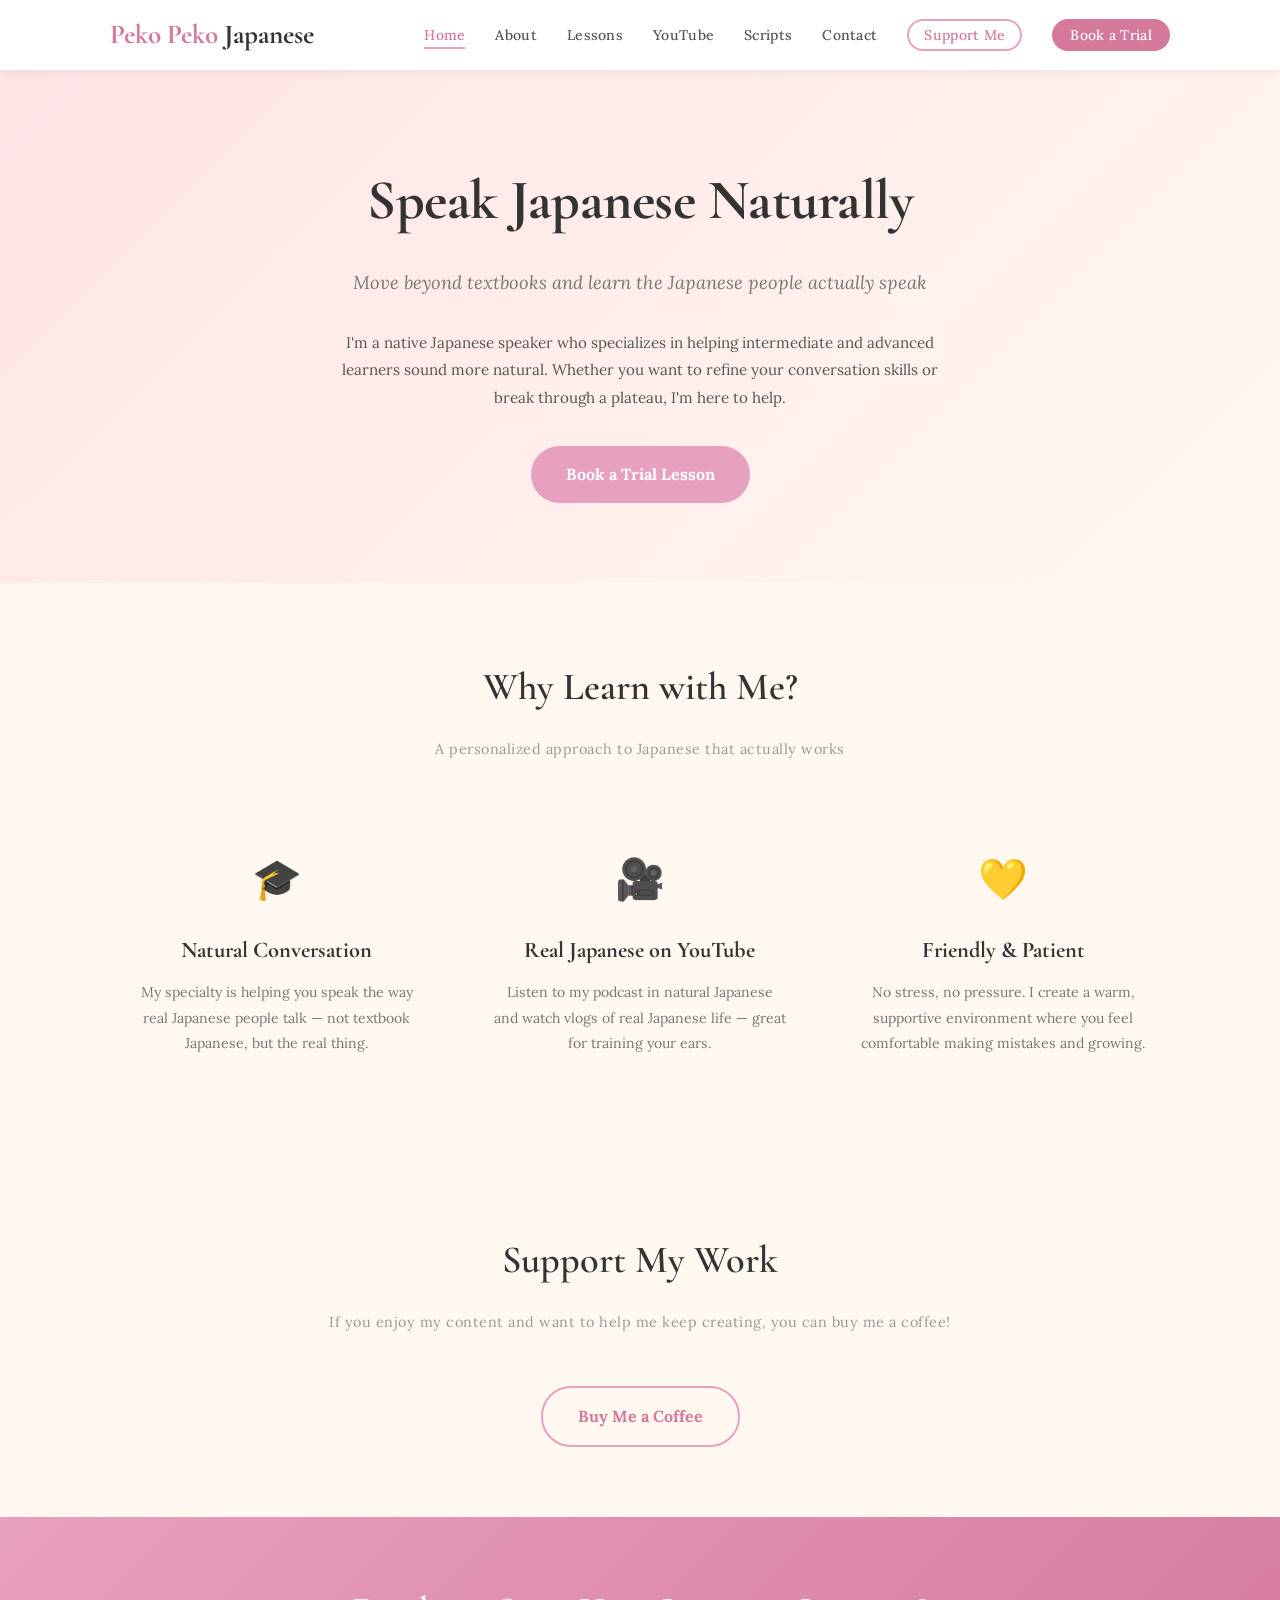
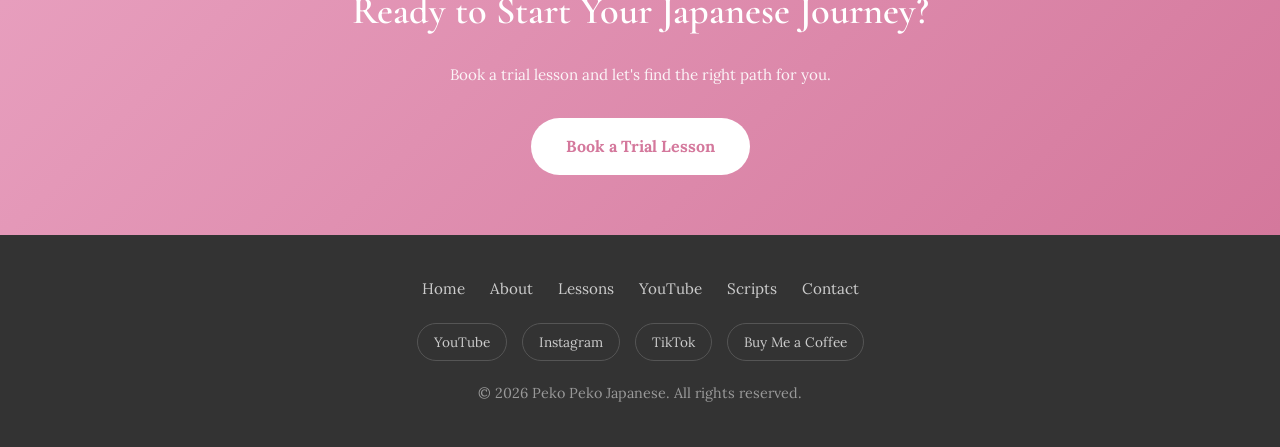
<file: index.html>
<!DOCTYPE html>
<html lang="en">
<head>
  <meta charset="UTF-8">
  <meta name="viewport" content="width=device-width, initial-scale=1.0">
  <title>Peko Peko Japanese - Learn Japanese with Fun</title>
  <link rel="stylesheet" href="css/style.css">
</head>
<body>

  <!-- Navigation -->
  <nav class="navbar">
    <div class="nav-container">
      <a href="index.html" class="nav-logo">Peko Peko <span>Japanese</span></a>
      <ul class="nav-links" id="navLinks">
        <li><a href="index.html" class="active">Home</a></li>
        <li><a href="about.html">About</a></li>
        <li><a href="lessons.html">Lessons</a></li>
        <li><a href="youtube.html">YouTube</a></li>
        <li><a href="scripts.html">Scripts</a></li>
        <li><a href="contact.html">Contact</a></li>
        <li><a href="https://buymeacoffee.com/pekopeko" target="_blank" class="nav-support">Support Me</a></li>
        <li><a href="https://calendar.app.google/QRyTJ1hLcaUxJDiU7" target="_blank" class="nav-book">Book a Trial</a></li>
      </ul>
      <div class="hamburger" id="hamburger" onclick="toggleMenu()">
        <span></span>
        <span></span>
        <span></span>
      </div>
    </div>
  </nav>

  <!-- Hero Section -->
  <section class="hero">
    <h1>Speak Japanese Naturally</h1>
    <p class="tagline">Move beyond textbooks and learn the Japanese people actually speak</p>
    <p>I'm a native Japanese speaker who specializes in helping intermediate and advanced learners sound more natural. Whether you want to refine your conversation skills or break through a plateau, I'm here to help.</p>
    <a href="https://calendar.app.google/QRyTJ1hLcaUxJDiU7" target="_blank" class="btn btn-primary">Book a Trial Lesson</a>
  </section>

  <!-- Features -->
  <div class="section">
    <h2>Why Learn with Me?</h2>
    <p class="subtitle">A personalized approach to Japanese that actually works</p>
    <div class="features">
      <div class="feature-item">
        <div class="feature-icon">&#127891;</div>
        <h3>Natural Conversation</h3>
        <p>My specialty is helping you speak the way real Japanese people talk — not textbook Japanese, but the real thing.</p>
      </div>
      <div class="feature-item">
        <div class="feature-icon">&#127909;</div>
        <h3>Real Japanese on YouTube</h3>
        <p>Listen to my podcast in natural Japanese and watch vlogs of real Japanese life — great for training your ears.</p>
      </div>
      <div class="feature-item">
        <div class="feature-icon">&#128155;</div>
        <h3>Friendly & Patient</h3>
        <p>No stress, no pressure. I create a warm, supportive environment where you feel comfortable making mistakes and growing.</p>
      </div>
    </div>
  </div>

  <!-- Support Banner -->
  <div class="section" style="text-align: center;">
    <h2>Support My Work</h2>
    <p class="subtitle">If you enjoy my content and want to help me keep creating, you can buy me a coffee!</p>
    <a href="https://buymeacoffee.com/pekopeko" target="_blank" class="btn btn-secondary">Buy Me a Coffee</a>
  </div>

  <!-- CTA Banner -->
  <section class="cta-banner">
    <h2>Ready to Start Your Japanese Journey?</h2>
    <p>Book a trial lesson and let's find the right path for you.</p>
    <a href="https://calendar.app.google/QRyTJ1hLcaUxJDiU7" target="_blank" class="btn">Book a Trial Lesson</a>
  </section>

  <!-- Footer -->
  <footer class="footer">
    <div class="footer-content">
      <ul class="footer-links">
        <li><a href="index.html">Home</a></li>
        <li><a href="about.html">About</a></li>
        <li><a href="lessons.html">Lessons</a></li>
        <li><a href="youtube.html">YouTube</a></li>
        <li><a href="scripts.html">Scripts</a></li>
        <li><a href="contact.html">Contact</a></li>
      </ul>
      <div class="footer-social">
        <a href="https://www.youtube.com/@pekopeko_japanese" target="_blank">YouTube</a>
        <a href="https://www.instagram.com/howtolearnjp/" target="_blank">Instagram</a>
        <a href="https://www.tiktok.com/@pekopeko_japanese" target="_blank">TikTok</a>
        <a href="https://buymeacoffee.com/pekopeko" target="_blank">Buy Me a Coffee</a>
      </div>
      <p>&copy; 2026 Peko Peko Japanese. All rights reserved.</p>
    </div>
  </footer>

  <script>
    function toggleMenu() {
      document.getElementById('navLinks').classList.toggle('open');
    }
  </script>

</body>
</html>
</file>
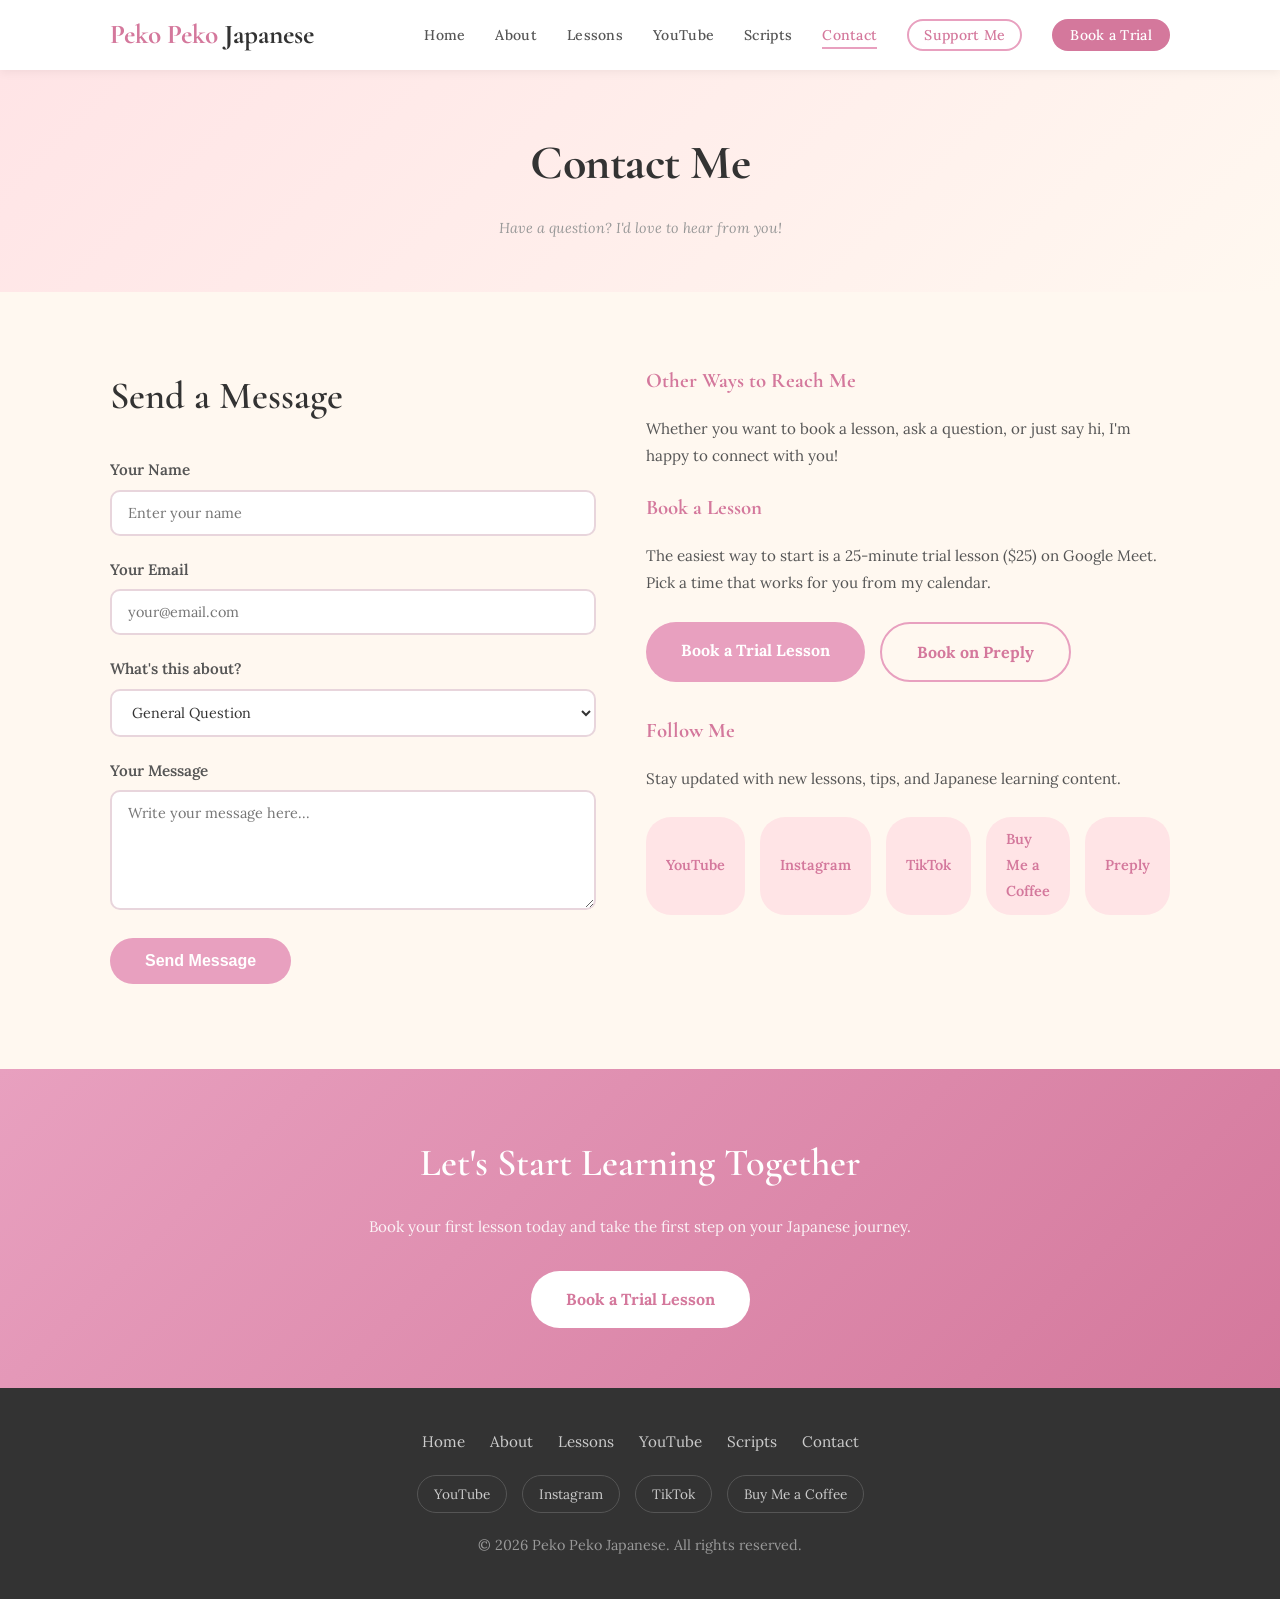
<file: contact.html>
<!DOCTYPE html>
<html lang="en">
<head>
  <meta charset="UTF-8">
  <meta name="viewport" content="width=device-width, initial-scale=1.0">
  <title>Contact - Peko Peko Japanese</title>
  <link rel="stylesheet" href="css/style.css">
</head>
<body>

  <!-- Navigation -->
  <nav class="navbar">
    <div class="nav-container">
      <a href="index.html" class="nav-logo">Peko Peko <span>Japanese</span></a>
      <ul class="nav-links" id="navLinks">
        <li><a href="index.html">Home</a></li>
        <li><a href="about.html">About</a></li>
        <li><a href="lessons.html">Lessons</a></li>
        <li><a href="youtube.html">YouTube</a></li>
        <li><a href="scripts.html">Scripts</a></li>
        <li><a href="contact.html" class="active">Contact</a></li>
        <li><a href="https://buymeacoffee.com/pekopeko" target="_blank" class="nav-support">Support Me</a></li>
        <li><a href="https://calendar.app.google/QRyTJ1hLcaUxJDiU7" target="_blank" class="nav-book">Book a Trial</a></li>
      </ul>
      <div class="hamburger" id="hamburger" onclick="toggleMenu()">
        <span></span>
        <span></span>
        <span></span>
      </div>
    </div>
  </nav>

  <!-- Page Header -->
  <section class="page-header">
    <h1>Contact Me</h1>
    <p>Have a question? I'd love to hear from you!</p>
  </section>

  <!-- Contact Section -->
  <div class="section">
    <div class="contact-grid">

      <!-- Contact Form -->
      <div>
        <h2 style="text-align: left; margin-bottom: 25px;">Send a Message</h2>
        <!-- 送信されたメッセージは Formspree 経由で kumi さんのメールに届く -->
        <form id="contactForm" action="https://formspree.io/f/xzeddqeb" method="POST">
          <div class="form-group">
            <label for="name">Your Name</label>
            <input type="text" id="name" name="name" required placeholder="Enter your name">
          </div>
          <div class="form-group">
            <label for="email">Your Email</label>
            <input type="email" id="email" name="email" required placeholder="your@email.com">
          </div>
          <div class="form-group">
            <label for="subject">What's this about?</label>
            <select id="subject" name="subject">
              <option value="general">General Question</option>
              <option value="lessons">About Lessons</option>
              <option value="after-trial">Continuing after my trial lesson</option>
              <option value="collaboration">Collaboration</option>
              <option value="other">Other</option>
            </select>
          </div>
          <div class="form-group">
            <label for="message">Your Message</label>
            <textarea id="message" name="message" required placeholder="Write your message here..."></textarea>
          </div>
          <button type="submit" class="btn btn-primary">Send Message</button>
          <p class="form-status" id="formStatus" role="status"></p>
        </form>
      </div>

      <!-- Contact Info -->
      <div class="contact-info">
        <h3>Other Ways to Reach Me</h3>
        <p>Whether you want to book a lesson, ask a question, or just say hi, I'm happy to connect with you!</p>

        <h3>Book a Lesson</h3>
        <p>The easiest way to start is a 25-minute trial lesson ($25) on Google Meet. Pick a time that works for you from my calendar.</p>
        <div class="btn-row" style="margin-bottom: 30px;">
          <a href="https://calendar.app.google/QRyTJ1hLcaUxJDiU7" target="_blank" class="btn btn-primary">Book a Trial Lesson</a>
          <a href="https://preply.in/%E7%8E%96%E5%AE%9F6JA17282232102?ts=17912098" target="_blank" class="btn btn-secondary">Book on Preply</a>
        </div>

        <h3>Follow Me</h3>
        <p>Stay updated with new lessons, tips, and Japanese learning content.</p>
        <div class="social-links">
          <a href="https://www.youtube.com/@pekopeko_japanese" target="_blank">YouTube</a>
          <a href="https://www.instagram.com/howtolearnjp/" target="_blank">Instagram</a>
          <a href="https://www.tiktok.com/@pekopeko_japanese" target="_blank">TikTok</a>
          <a href="https://buymeacoffee.com/pekopeko" target="_blank">Buy Me a Coffee</a>
          <a href="https://preply.in/%E7%8E%96%E5%AE%9F6JA17282232102?ts=17912098" target="_blank">Preply</a>
        </div>
      </div>

    </div>
  </div>

  <!-- CTA Banner -->
  <section class="cta-banner">
    <h2>Let's Start Learning Together</h2>
    <p>Book your first lesson today and take the first step on your Japanese journey.</p>
    <a href="https://calendar.app.google/QRyTJ1hLcaUxJDiU7" target="_blank" class="btn">Book a Trial Lesson</a>
  </section>

  <!-- Footer -->
  <footer class="footer">
    <div class="footer-content">
      <ul class="footer-links">
        <li><a href="index.html">Home</a></li>
        <li><a href="about.html">About</a></li>
        <li><a href="lessons.html">Lessons</a></li>
        <li><a href="youtube.html">YouTube</a></li>
        <li><a href="scripts.html">Scripts</a></li>
        <li><a href="contact.html">Contact</a></li>
      </ul>
      <div class="footer-social">
        <a href="https://www.youtube.com/@pekopeko_japanese" target="_blank">YouTube</a>
        <a href="https://www.instagram.com/howtolearnjp/" target="_blank">Instagram</a>
        <a href="https://www.tiktok.com/@pekopeko_japanese" target="_blank">TikTok</a>
        <a href="https://buymeacoffee.com/pekopeko" target="_blank">Buy Me a Coffee</a>
      </div>
      <p>&copy; 2026 Peko Peko Japanese. All rights reserved.</p>
    </div>
  </footer>

  <script>
    // フォームを送ったら、ページを移動せずに「送信できました」と表示する
    const contactForm = document.getElementById('contactForm');
    const formStatus = document.getElementById('formStatus');

    contactForm.addEventListener('submit', async function (event) {
      event.preventDefault();
      const button = contactForm.querySelector('button');
      button.disabled = true;
      formStatus.textContent = 'Sending...';
      formStatus.className = 'form-status';

      try {
        const response = await fetch(contactForm.action, {
          method: 'POST',
          body: new FormData(contactForm),
          headers: { 'Accept': 'application/json' }
        });
        if (!response.ok) throw new Error('Send failed');
        contactForm.reset();
        formStatus.textContent = 'Thank you! Your message has been sent. I\'ll get back to you soon 🌸';
        formStatus.classList.add('success');
      } catch (error) {
        formStatus.textContent = 'Sorry, something went wrong. Please try again, or message me on Instagram.';
        formStatus.classList.add('error');
      } finally {
        button.disabled = false;
      }
    });

    function toggleMenu() {
      document.getElementById('navLinks').classList.toggle('open');
    }
  </script>

</body>
</html>
</file>
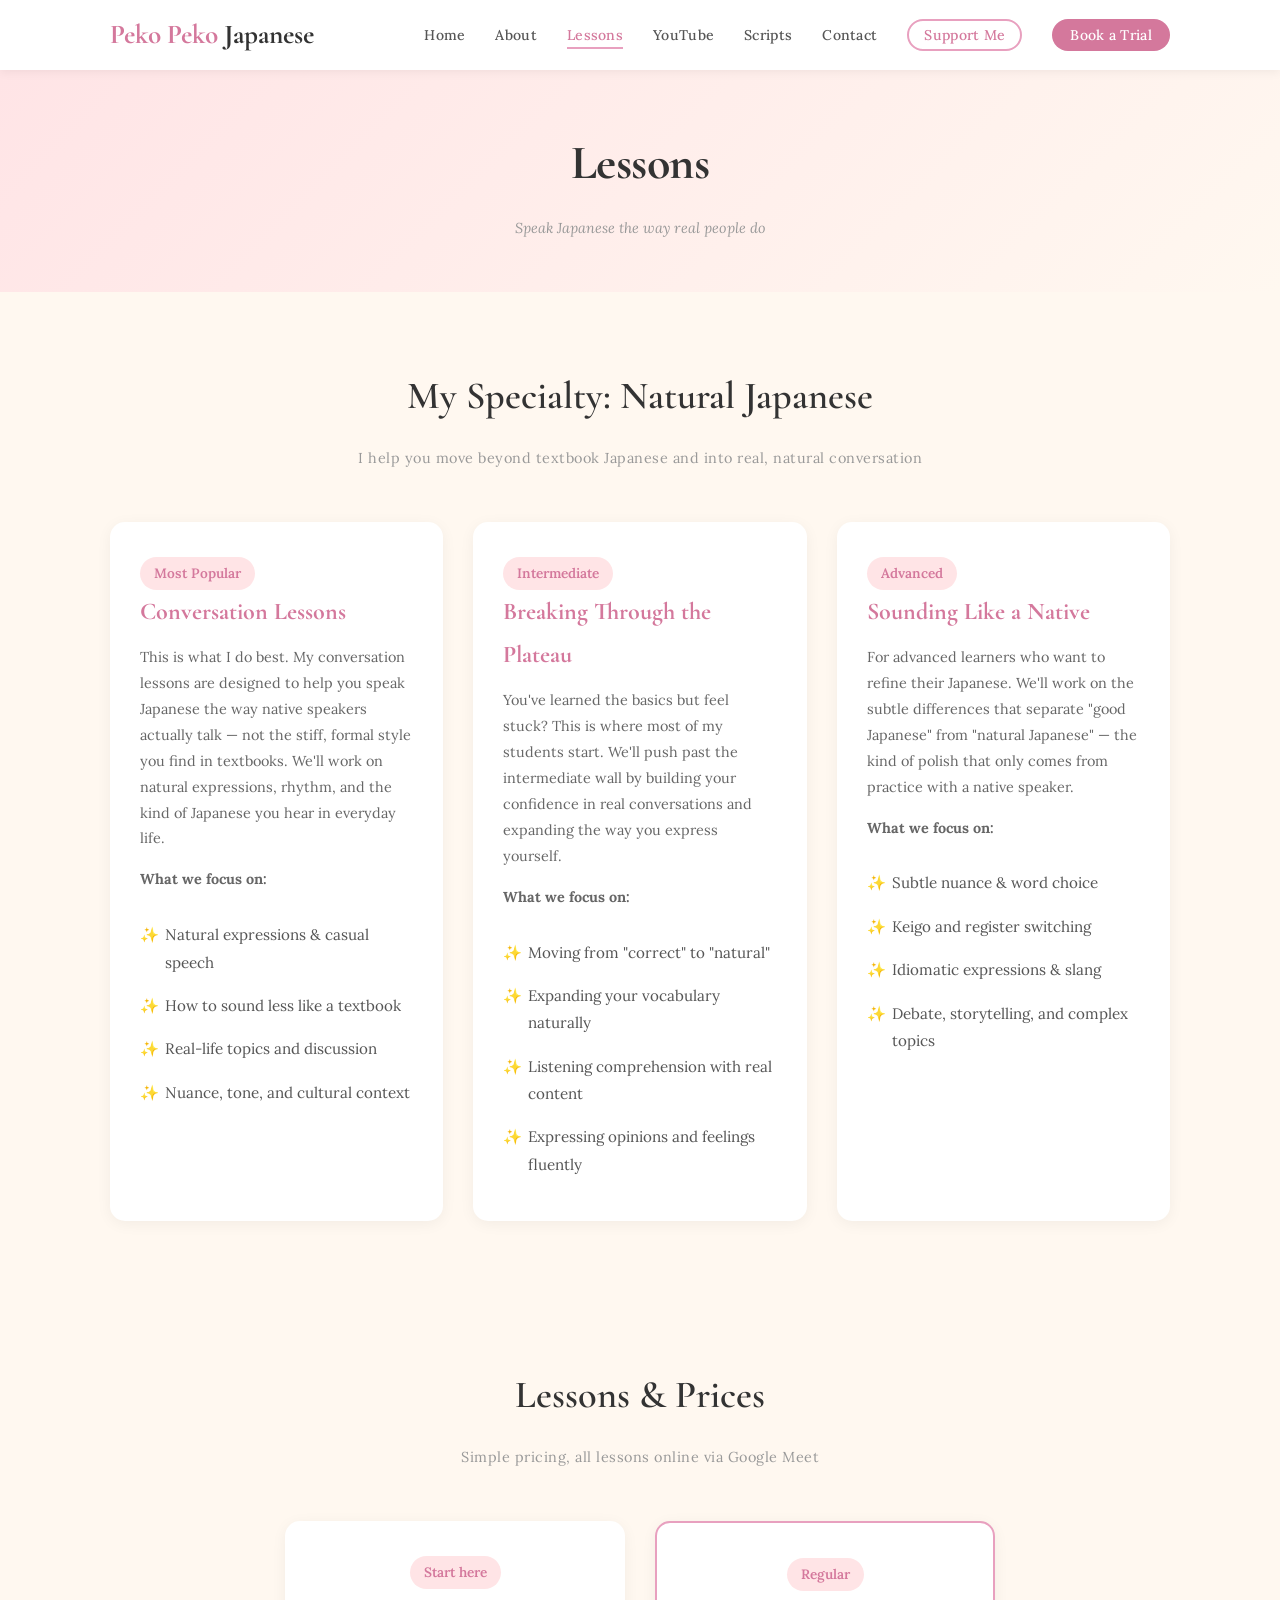
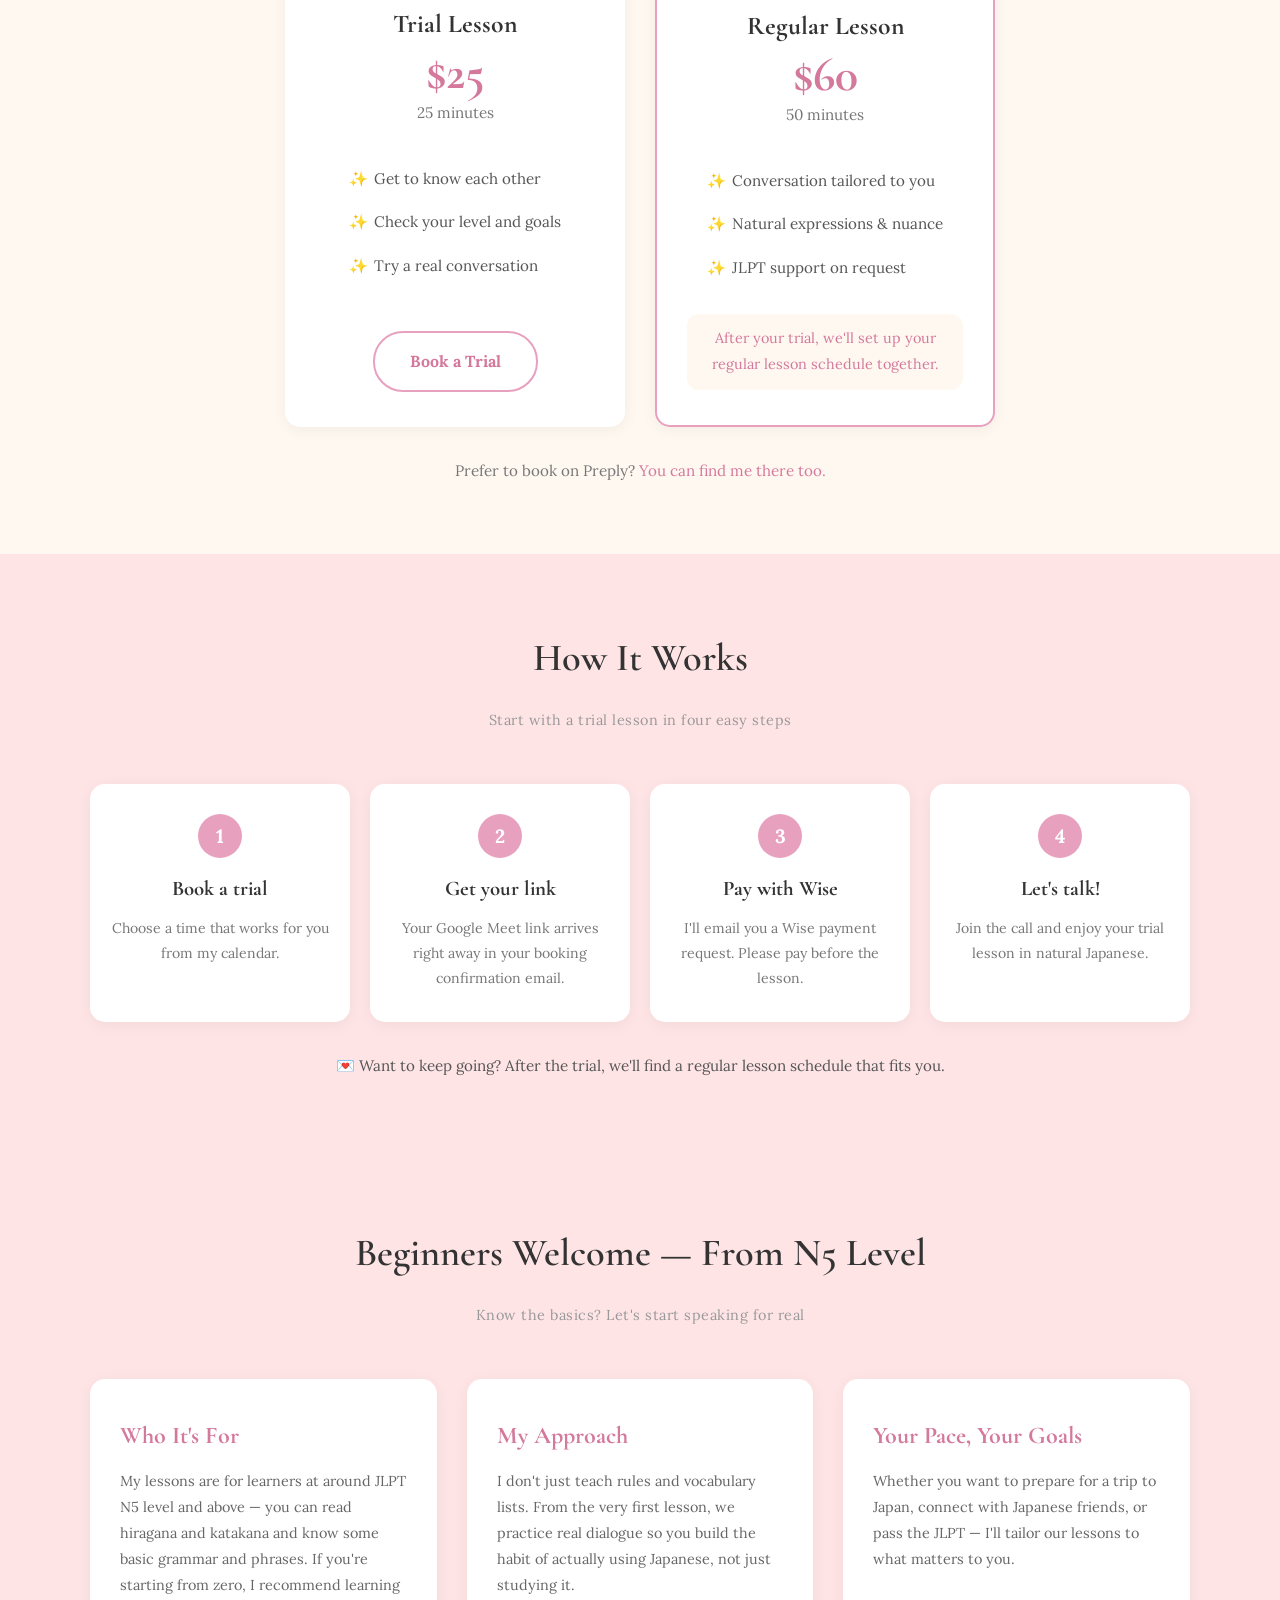
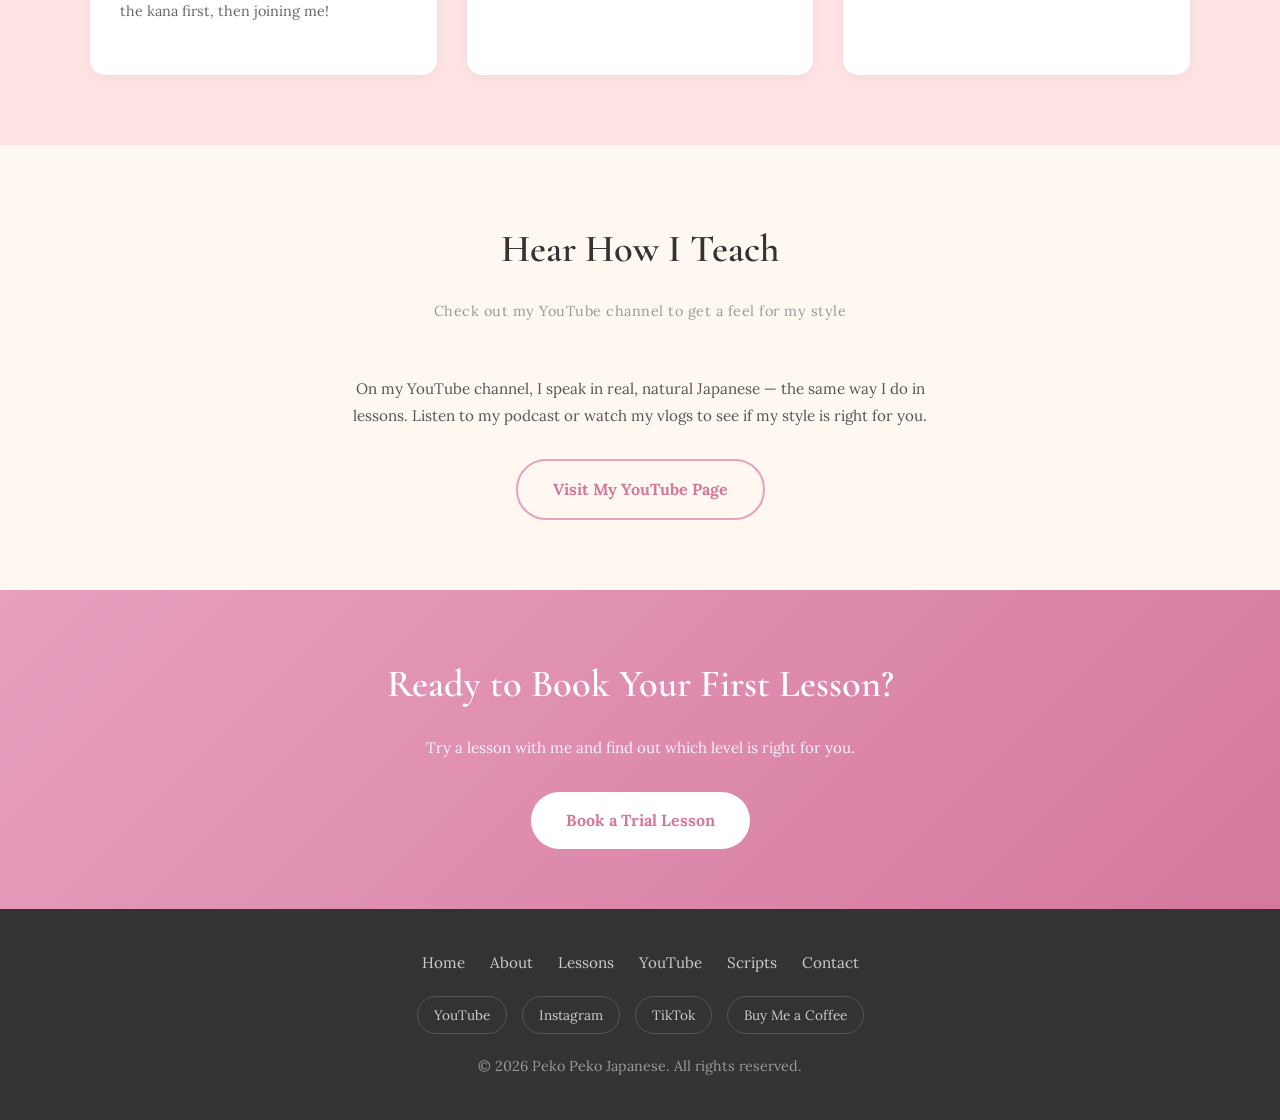
<file: lessons.html>
<!DOCTYPE html>
<html lang="en">
<head>
  <meta charset="UTF-8">
  <meta name="viewport" content="width=device-width, initial-scale=1.0">
  <title>Lessons - Peko Peko Japanese</title>
  <link rel="stylesheet" href="css/style.css">
</head>
<body>

  <!-- Navigation -->
  <nav class="navbar">
    <div class="nav-container">
      <a href="index.html" class="nav-logo">Peko Peko <span>Japanese</span></a>
      <ul class="nav-links" id="navLinks">
        <li><a href="index.html">Home</a></li>
        <li><a href="about.html">About</a></li>
        <li><a href="lessons.html" class="active">Lessons</a></li>
        <li><a href="youtube.html">YouTube</a></li>
        <li><a href="scripts.html">Scripts</a></li>
        <li><a href="contact.html">Contact</a></li>
        <li><a href="https://buymeacoffee.com/pekopeko" target="_blank" class="nav-support">Support Me</a></li>
        <li><a href="https://calendar.app.google/QRyTJ1hLcaUxJDiU7" target="_blank" class="nav-book">Book a Trial</a></li>
      </ul>
      <div class="hamburger" id="hamburger" onclick="toggleMenu()">
        <span></span>
        <span></span>
        <span></span>
      </div>
    </div>
  </nav>

  <!-- Page Header -->
  <section class="page-header">
    <h1>Lessons</h1>
    <p>Speak Japanese the way real people do</p>
  </section>

  <!-- My Specialty -->
  <div class="section">
    <h2>My Specialty: Natural Japanese</h2>
    <p class="subtitle">I help you move beyond textbook Japanese and into real, natural conversation</p>
    <div class="card-grid">
      <div class="card">
        <span class="tag">Most Popular</span>
        <h3>Conversation Lessons</h3>
        <p>This is what I do best. My conversation lessons are designed to help you speak Japanese the way native speakers actually talk — not the stiff, formal style you find in textbooks. We'll work on natural expressions, rhythm, and the kind of Japanese you hear in everyday life.</p>
        <p><strong>What we focus on:</strong></p>
        <ul class="philosophy-list">
          <li>Natural expressions &amp; casual speech</li>
          <li>How to sound less like a textbook</li>
          <li>Real-life topics and discussion</li>
          <li>Nuance, tone, and cultural context</li>
        </ul>
      </div>
      <div class="card">
        <span class="tag">Intermediate</span>
        <h3>Breaking Through the Plateau</h3>
        <p>You've learned the basics but feel stuck? This is where most of my students start. We'll push past the intermediate wall by building your confidence in real conversations and expanding the way you express yourself.</p>
        <p><strong>What we focus on:</strong></p>
        <ul class="philosophy-list">
          <li>Moving from "correct" to "natural"</li>
          <li>Expanding your vocabulary naturally</li>
          <li>Listening comprehension with real content</li>
          <li>Expressing opinions and feelings fluently</li>
        </ul>
      </div>
      <div class="card">
        <span class="tag">Advanced</span>
        <h3>Sounding Like a Native</h3>
        <p>For advanced learners who want to refine their Japanese. We'll work on the subtle differences that separate "good Japanese" from "natural Japanese" — the kind of polish that only comes from practice with a native speaker.</p>
        <p><strong>What we focus on:</strong></p>
        <ul class="philosophy-list">
          <li>Subtle nuance &amp; word choice</li>
          <li>Keigo and register switching</li>
          <li>Idiomatic expressions &amp; slang</li>
          <li>Debate, storytelling, and complex topics</li>
        </ul>
      </div>
    </div>
  </div>

  <!-- 料金（サイトから直接予約する生徒さん向け） -->
  <div class="section" id="pricing">
    <h2>Lessons &amp; Prices</h2>
    <p class="subtitle">Simple pricing, all lessons online via Google Meet</p>
    <div class="price-grid">
      <div class="price-card">
        <span class="tag">Start here</span>
        <h3>Trial Lesson</h3>
        <p class="price">$25</p>
        <p class="price-length">25 minutes</p>
        <ul class="philosophy-list">
          <li>Get to know each other</li>
          <li>Check your level and goals</li>
          <li>Try a real conversation</li>
        </ul>
        <!-- 体験レッスンの予約ページ（Google カレンダー） -->
        <a href="https://calendar.app.google/QRyTJ1hLcaUxJDiU7" target="_blank" class="btn btn-secondary">Book a Trial</a>
      </div>
      <div class="price-card price-card-main">
        <span class="tag">Regular</span>
        <h3>Regular Lesson</h3>
        <p class="price">$60</p>
        <p class="price-length">50 minutes</p>
        <ul class="philosophy-list">
          <li>Conversation tailored to you</li>
          <li>Natural expressions &amp; nuance</li>
          <li>JLPT support on request</li>
        </ul>
        <!-- 通常レッスンはサイトから予約しない（体験のあと生徒さんと相談して決める） -->
        <p class="price-card-note">After your trial, we'll set up your regular lesson schedule together.</p>
      </div>
    </div>
    <p class="price-note">Prefer to book on Preply? <a href="https://preply.in/%E7%8E%96%E5%AE%9F6JA17282232102?ts=17912098" target="_blank">You can find me there too.</a></p>
  </div>

  <!-- 受講の流れ -->
  <div class="section-alt">
    <div class="section">
      <h2>How It Works</h2>
      <p class="subtitle">Start with a trial lesson in four easy steps</p>
      <div class="steps">
        <div class="step">
          <span class="step-num">1</span>
          <h3>Book a trial</h3>
          <p>Choose a time that works for you from my calendar.</p>
        </div>
        <div class="step">
          <span class="step-num">2</span>
          <h3>Get your link</h3>
          <p>Your Google Meet link arrives right away in your booking confirmation email.</p>
        </div>
        <div class="step">
          <span class="step-num">3</span>
          <h3>Pay with Wise</h3>
          <p>I'll email you a Wise payment request. Please pay before the lesson.</p>
        </div>
        <div class="step">
          <span class="step-num">4</span>
          <h3>Let's talk!</h3>
          <p>Join the call and enjoy your trial lesson in natural Japanese.</p>
        </div>
      </div>
      <p class="steps-after">💌 Want to keep going? After the trial, we'll find a regular lesson schedule that fits you.</p>
    </div>
  </div>

  <!-- Beginners (N5 and up) -->
  <div class="section-alt">
    <div class="section">
      <h2>Beginners Welcome — From N5 Level</h2>
      <p class="subtitle">Know the basics? Let's start speaking for real</p>
      <div class="card-grid">
        <div class="card">
          <h3>Who It's For</h3>
          <p>My lessons are for learners at around JLPT N5 level and above — you can read hiragana and katakana and know some basic grammar and phrases. If you're starting from zero, I recommend learning the kana first, then joining me!</p>
        </div>
        <div class="card">
          <h3>My Approach</h3>
          <p>I don't just teach rules and vocabulary lists. From the very first lesson, we practice real dialogue so you build the habit of actually using Japanese, not just studying it.</p>
        </div>
        <div class="card">
          <h3>Your Pace, Your Goals</h3>
          <p>Whether you want to prepare for a trip to Japan, connect with Japanese friends, or pass the JLPT — I'll tailor our lessons to what matters to you.</p>
        </div>
      </div>
    </div>
  </div>

  <!-- Hear My Style -->
  <div class="section">
    <h2>Hear How I Teach</h2>
    <p class="subtitle">Check out my YouTube channel to get a feel for my style</p>
    <div style="text-align: center;">
      <p style="color: #555; max-width: 600px; margin: 0 auto 30px;">On my YouTube channel, I speak in real, natural Japanese — the same way I do in lessons. Listen to my podcast or watch my vlogs to see if my style is right for you.</p>
      <a href="youtube.html" class="btn btn-secondary">Visit My YouTube Page</a>
    </div>
  </div>

  <!-- CTA Banner -->
  <section class="cta-banner">
    <h2>Ready to Book Your First Lesson?</h2>
    <p>Try a lesson with me and find out which level is right for you.</p>
    <a href="https://calendar.app.google/QRyTJ1hLcaUxJDiU7" target="_blank" class="btn">Book a Trial Lesson</a>
  </section>

  <!-- Footer -->
  <footer class="footer">
    <div class="footer-content">
      <ul class="footer-links">
        <li><a href="index.html">Home</a></li>
        <li><a href="about.html">About</a></li>
        <li><a href="lessons.html">Lessons</a></li>
        <li><a href="youtube.html">YouTube</a></li>
        <li><a href="scripts.html">Scripts</a></li>
        <li><a href="contact.html">Contact</a></li>
      </ul>
      <div class="footer-social">
        <a href="https://www.youtube.com/@pekopeko_japanese" target="_blank">YouTube</a>
        <a href="https://www.instagram.com/howtolearnjp/" target="_blank">Instagram</a>
        <a href="https://www.tiktok.com/@pekopeko_japanese" target="_blank">TikTok</a>
        <a href="https://buymeacoffee.com/pekopeko" target="_blank">Buy Me a Coffee</a>
      </div>
      <p>&copy; 2026 Peko Peko Japanese. All rights reserved.</p>
    </div>
  </footer>

  <script>
    function toggleMenu() {
      document.getElementById('navLinks').classList.toggle('open');
    }
  </script>

</body>
</html>
</file>
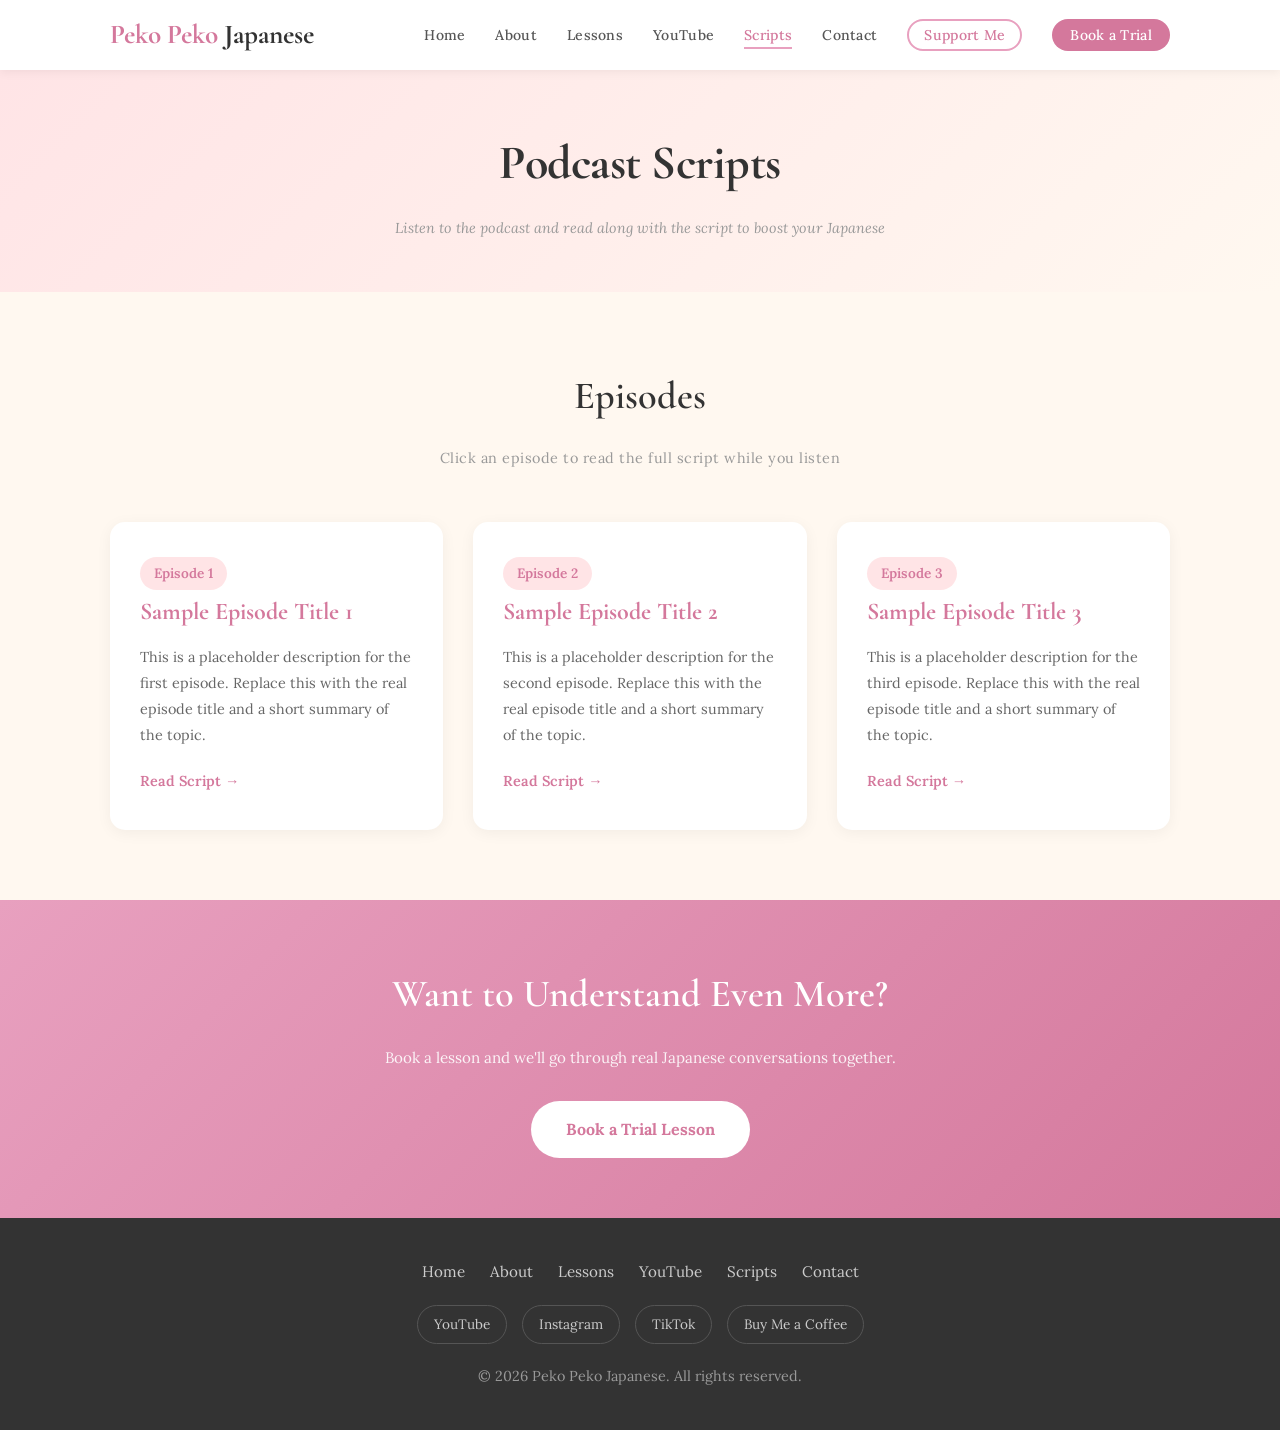
<file: scripts.html>
<!DOCTYPE html>
<html lang="en">
<head>
  <meta charset="UTF-8">
  <meta name="viewport" content="width=device-width, initial-scale=1.0">
  <title>Podcast Scripts - Peko Peko Japanese</title>
  <link rel="stylesheet" href="css/style.css">
</head>
<body>

  <!-- Navigation -->
  <nav class="navbar">
    <div class="nav-container">
      <a href="index.html" class="nav-logo">Peko Peko <span>Japanese</span></a>
      <ul class="nav-links" id="navLinks">
        <li><a href="index.html">Home</a></li>
        <li><a href="about.html">About</a></li>
        <li><a href="lessons.html">Lessons</a></li>
        <li><a href="youtube.html">YouTube</a></li>
        <li><a href="scripts.html" class="active">Scripts</a></li>
        <li><a href="contact.html">Contact</a></li>
        <li><a href="https://buymeacoffee.com/pekopeko" target="_blank" class="nav-support">Support Me</a></li>
        <li><a href="https://calendar.app.google/QRyTJ1hLcaUxJDiU7" target="_blank" class="nav-book">Book a Trial</a></li>
      </ul>
      <div class="hamburger" id="hamburger" onclick="toggleMenu()">
        <span></span>
        <span></span>
        <span></span>
      </div>
    </div>
  </nav>

  <!-- Page Header -->
  <section class="page-header">
    <h1>Podcast Scripts</h1>
    <p>Listen to the podcast and read along with the script to boost your Japanese</p>
  </section>

  <!-- Episode List -->
  <div class="section">
    <h2>Episodes</h2>
    <p class="subtitle">Click an episode to read the full script while you listen</p>
    <div class="card-grid">
      <a href="scripts/episode1.html" class="card script-card">
        <span class="tag">Episode 1</span>
        <h3>Sample Episode Title 1</h3>
        <p>This is a placeholder description for the first episode. Replace this with the real episode title and a short summary of the topic.</p>
        <span class="script-link">Read Script &rarr;</span>
      </a>
      <a href="scripts/episode2.html" class="card script-card">
        <span class="tag">Episode 2</span>
        <h3>Sample Episode Title 2</h3>
        <p>This is a placeholder description for the second episode. Replace this with the real episode title and a short summary of the topic.</p>
        <span class="script-link">Read Script &rarr;</span>
      </a>
      <a href="scripts/episode3.html" class="card script-card">
        <span class="tag">Episode 3</span>
        <h3>Sample Episode Title 3</h3>
        <p>This is a placeholder description for the third episode. Replace this with the real episode title and a short summary of the topic.</p>
        <span class="script-link">Read Script &rarr;</span>
      </a>
    </div>
  </div>

  <!-- CTA Banner -->
  <section class="cta-banner">
    <h2>Want to Understand Even More?</h2>
    <p>Book a lesson and we'll go through real Japanese conversations together.</p>
    <a href="https://calendar.app.google/QRyTJ1hLcaUxJDiU7" target="_blank" class="btn">Book a Trial Lesson</a>
  </section>

  <!-- Footer -->
  <footer class="footer">
    <div class="footer-content">
      <ul class="footer-links">
        <li><a href="index.html">Home</a></li>
        <li><a href="about.html">About</a></li>
        <li><a href="lessons.html">Lessons</a></li>
        <li><a href="youtube.html">YouTube</a></li>
        <li><a href="scripts.html">Scripts</a></li>
        <li><a href="contact.html">Contact</a></li>
      </ul>
      <div class="footer-social">
        <a href="https://www.youtube.com/@pekopeko_japanese" target="_blank">YouTube</a>
        <a href="https://www.instagram.com/howtolearnjp/" target="_blank">Instagram</a>
        <a href="https://www.tiktok.com/@pekopeko_japanese" target="_blank">TikTok</a>
        <a href="https://buymeacoffee.com/pekopeko" target="_blank">Buy Me a Coffee</a>
      </div>
      <p>&copy; 2026 Peko Peko Japanese. All rights reserved.</p>
    </div>
  </footer>

  <script>
    function toggleMenu() {
      document.getElementById('navLinks').classList.toggle('open');
    }
  </script>

</body>
</html>
</file>
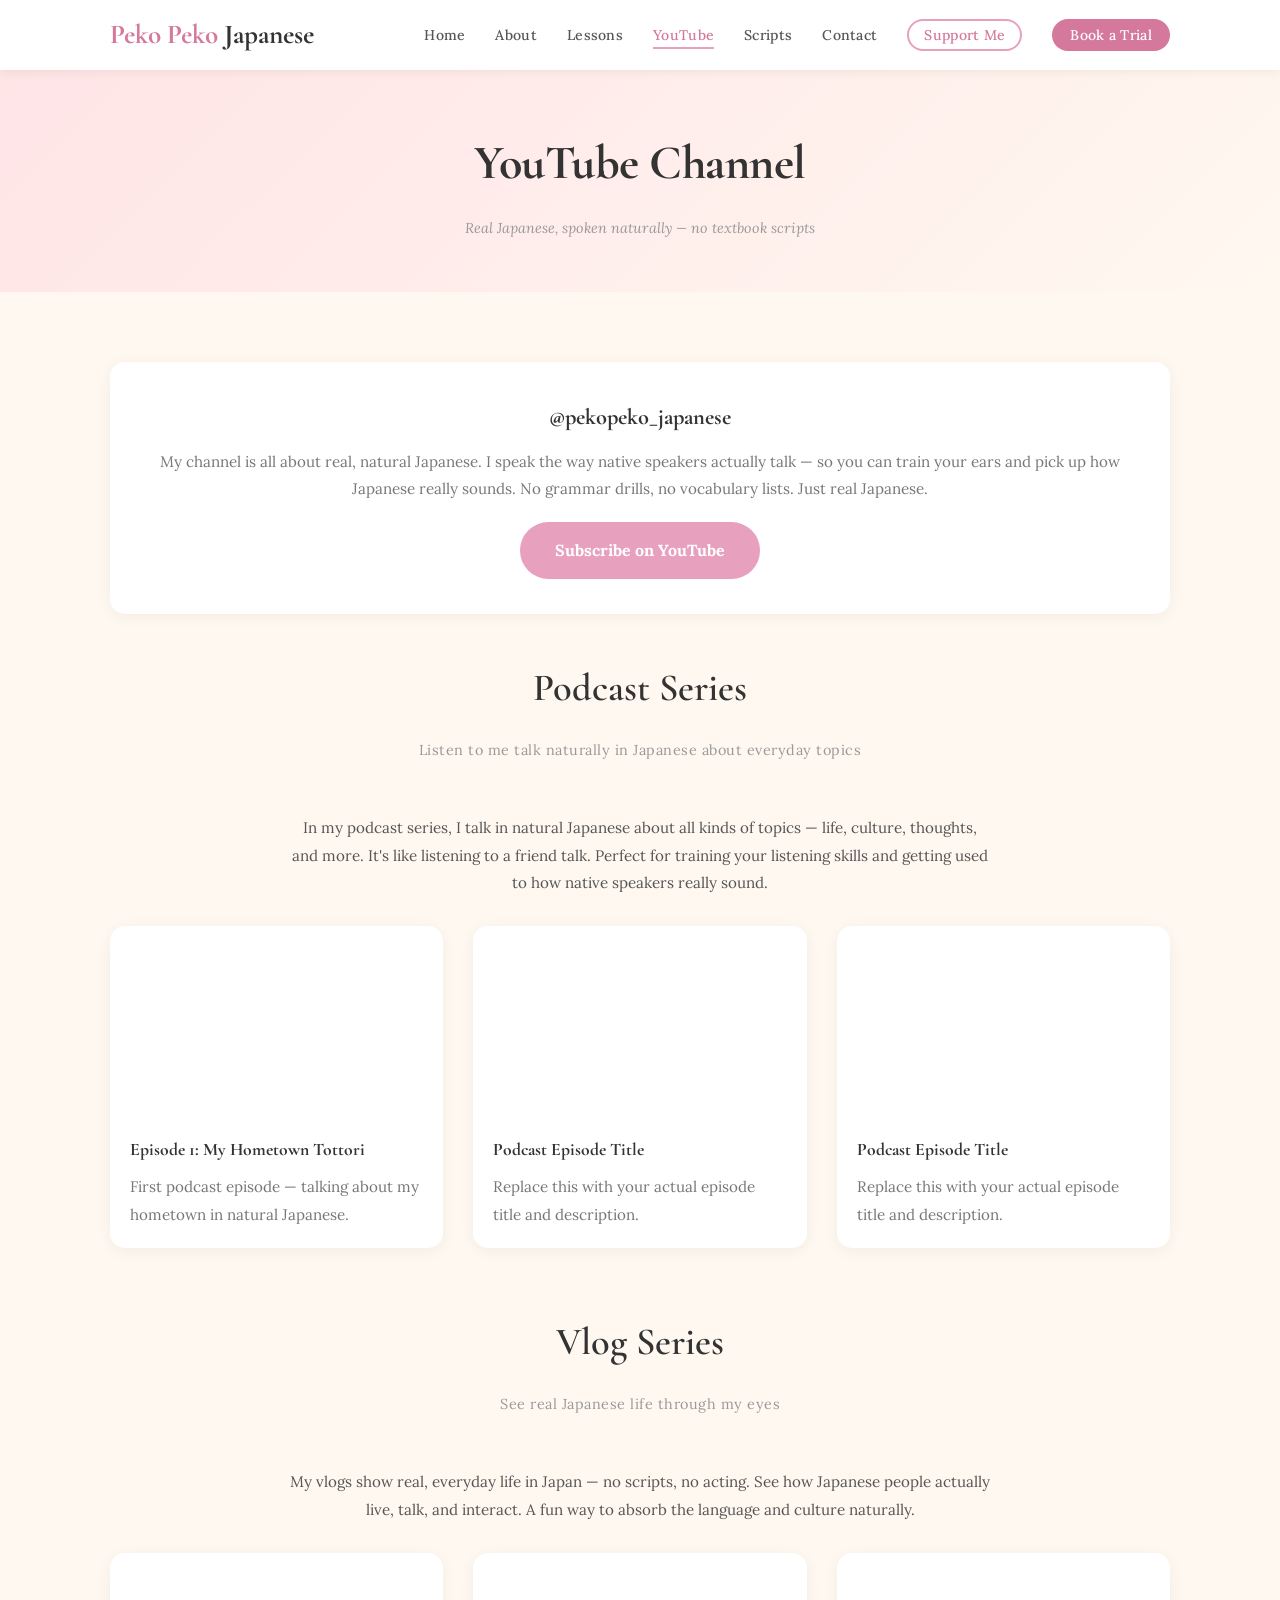
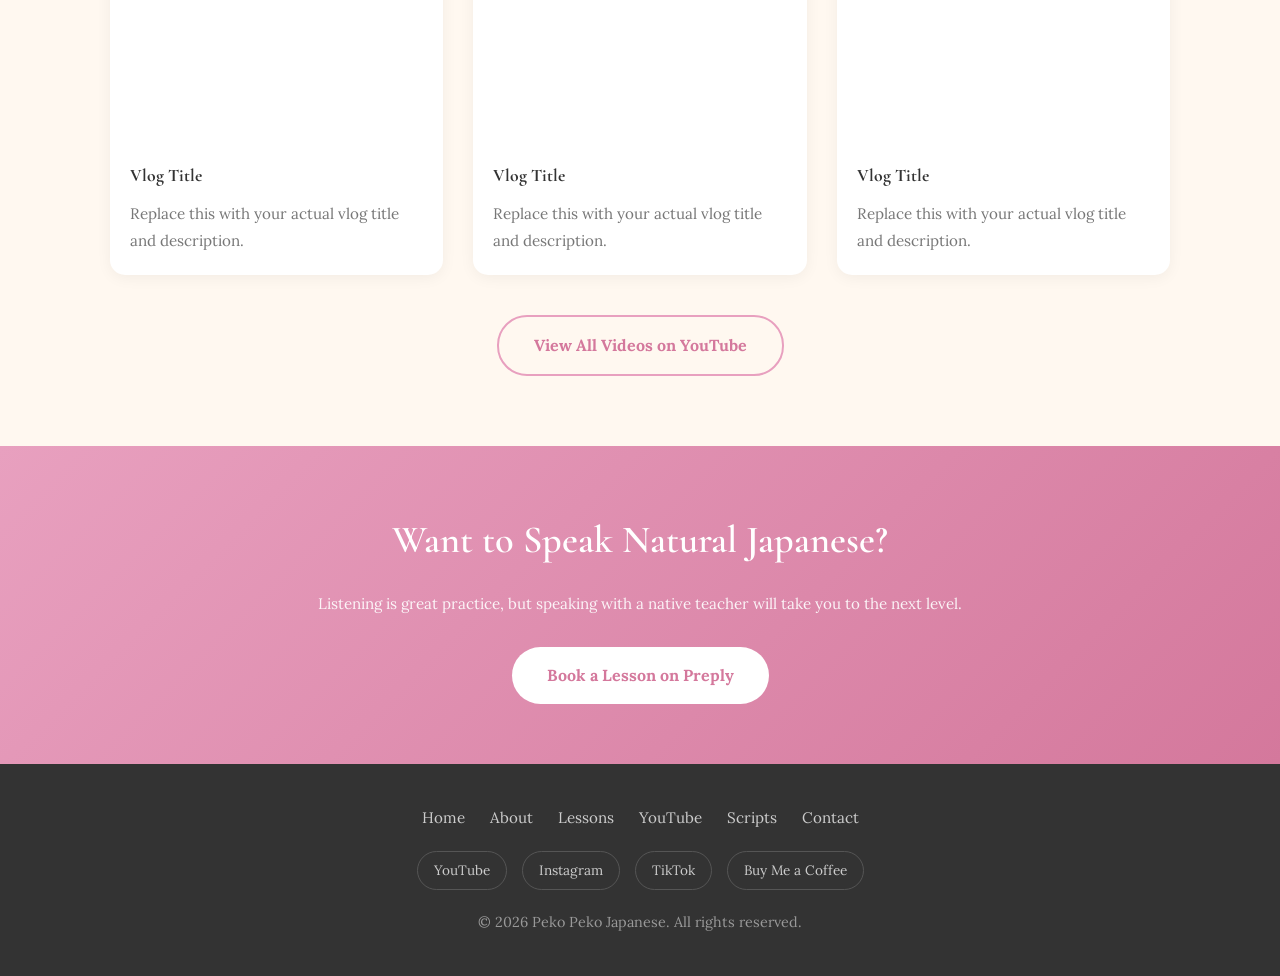
<file: youtube.html>
<!DOCTYPE html>
<html lang="en">
<head>
  <meta charset="UTF-8">
  <meta name="viewport" content="width=device-width, initial-scale=1.0">
  <title>YouTube - Peko Peko Japanese</title>
  <link rel="stylesheet" href="css/style.css">
</head>
<body>

  <!-- Navigation -->
  <nav class="navbar">
    <div class="nav-container">
      <a href="index.html" class="nav-logo">Peko Peko <span>Japanese</span></a>
      <ul class="nav-links" id="navLinks">
        <li><a href="index.html">Home</a></li>
        <li><a href="about.html">About</a></li>
        <li><a href="lessons.html">Lessons</a></li>
        <li><a href="youtube.html" class="active">YouTube</a></li>
        <li><a href="scripts.html">Scripts</a></li>
        <li><a href="contact.html">Contact</a></li>
        <li><a href="https://buymeacoffee.com/pekopeko" target="_blank" class="nav-support">Support Me</a></li>
        <li><a href="https://calendar.app.google/QRyTJ1hLcaUxJDiU7" target="_blank" class="nav-book">Book a Trial</a></li>
      </ul>
      <div class="hamburger" id="hamburger" onclick="toggleMenu()">
        <span></span>
        <span></span>
        <span></span>
      </div>
    </div>
  </nav>

  <!-- Page Header -->
  <section class="page-header">
    <h1>YouTube Channel</h1>
    <p>Real Japanese, spoken naturally — no textbook scripts</p>
  </section>

  <!-- Channel Banner -->
  <div class="section">
    <div class="channel-banner">
      <h3>@pekopeko_japanese</h3>
      <p>My channel is all about real, natural Japanese. I speak the way native speakers actually talk — so you can train your ears and pick up how Japanese really sounds. No grammar drills, no vocabulary lists. Just real Japanese.</p>
      <a href="https://www.youtube.com/@pekopeko_japanese" target="_blank" class="btn btn-primary">Subscribe on YouTube</a>
    </div>

    <!-- Podcast Series -->
    <h2>Podcast Series</h2>
    <p class="subtitle">Listen to me talk naturally in Japanese about everyday topics</p>
    <p style="color: #555; max-width: 700px; margin: 0 auto 30px; text-align: center;">In my podcast series, I talk in natural Japanese about all kinds of topics — life, culture, thoughts, and more. It's like listening to a friend talk. Perfect for training your listening skills and getting used to how native speakers really sound.</p>
    <div class="video-grid">
      <div class="video-card">
        <div class="video-wrapper">
          <iframe src="https://www.youtube.com/embed/we6eAG5TfBw" title="Podcast Episode 1" allowfullscreen></iframe>
        </div>
        <div class="video-info">
          <h3>Episode 1: My Hometown Tottori</h3>
          <p>First podcast episode — talking about my hometown in natural Japanese.</p>
        </div>
      </div>
      <div class="video-card">
        <div class="video-wrapper">
          <!-- Replace PODCAST_ID_2 with your actual YouTube video ID -->
          <iframe src="https://www.youtube.com/embed/PODCAST_ID_2" title="Podcast Episode" allowfullscreen></iframe>
        </div>
        <div class="video-info">
          <h3>Podcast Episode Title</h3>
          <p>Replace this with your actual episode title and description.</p>
        </div>
      </div>
      <div class="video-card">
        <div class="video-wrapper">
          <!-- Replace PODCAST_ID_3 with your actual YouTube video ID -->
          <iframe src="https://www.youtube.com/embed/PODCAST_ID_3" title="Podcast Episode" allowfullscreen></iframe>
        </div>
        <div class="video-info">
          <h3>Podcast Episode Title</h3>
          <p>Replace this with your actual episode title and description.</p>
        </div>
      </div>
    </div>

    <!-- Vlog Series -->
    <h2 style="margin-top: 60px;">Vlog Series</h2>
    <p class="subtitle">See real Japanese life through my eyes</p>
    <p style="color: #555; max-width: 700px; margin: 0 auto 30px; text-align: center;">My vlogs show real, everyday life in Japan — no scripts, no acting. See how Japanese people actually live, talk, and interact. A fun way to absorb the language and culture naturally.</p>
    <div class="video-grid">
      <div class="video-card">
        <div class="video-wrapper">
          <!-- Replace VLOG_ID_1 with your actual YouTube video ID -->
          <iframe src="https://www.youtube.com/embed/VLOG_ID_1" title="Vlog" allowfullscreen></iframe>
        </div>
        <div class="video-info">
          <h3>Vlog Title</h3>
          <p>Replace this with your actual vlog title and description.</p>
        </div>
      </div>
      <div class="video-card">
        <div class="video-wrapper">
          <!-- Replace VLOG_ID_2 with your actual YouTube video ID -->
          <iframe src="https://www.youtube.com/embed/VLOG_ID_2" title="Vlog" allowfullscreen></iframe>
        </div>
        <div class="video-info">
          <h3>Vlog Title</h3>
          <p>Replace this with your actual vlog title and description.</p>
        </div>
      </div>
      <div class="video-card">
        <div class="video-wrapper">
          <!-- Replace VLOG_ID_3 with your actual YouTube video ID -->
          <iframe src="https://www.youtube.com/embed/VLOG_ID_3" title="Vlog" allowfullscreen></iframe>
        </div>
        <div class="video-info">
          <h3>Vlog Title</h3>
          <p>Replace this with your actual vlog title and description.</p>
        </div>
      </div>
    </div>

    <div style="text-align: center; margin-top: 40px;">
      <a href="https://www.youtube.com/@pekopeko_japanese" target="_blank" class="btn btn-secondary">View All Videos on YouTube</a>
    </div>
  </div>

  <!-- CTA Banner -->
  <section class="cta-banner">
    <h2>Want to Speak Natural Japanese?</h2>
    <p>Listening is great practice, but speaking with a native teacher will take you to the next level.</p>
    <a href="https://preply.in/%E7%8E%96%E5%AE%9F6JA17282232102?ts=17912098" target="_blank" class="btn">Book a Lesson on Preply</a>
  </section>

  <!-- Footer -->
  <footer class="footer">
    <div class="footer-content">
      <ul class="footer-links">
        <li><a href="index.html">Home</a></li>
        <li><a href="about.html">About</a></li>
        <li><a href="lessons.html">Lessons</a></li>
        <li><a href="youtube.html">YouTube</a></li>
        <li><a href="scripts.html">Scripts</a></li>
        <li><a href="contact.html">Contact</a></li>
      </ul>
      <div class="footer-social">
        <a href="https://www.youtube.com/@pekopeko_japanese" target="_blank">YouTube</a>
        <a href="https://www.instagram.com/howtolearnjp/" target="_blank">Instagram</a>
        <a href="https://www.tiktok.com/@pekopeko_japanese" target="_blank">TikTok</a>
        <a href="https://buymeacoffee.com/pekopeko" target="_blank">Buy Me a Coffee</a>
      </div>
      <p>&copy; 2026 Peko Peko Japanese. All rights reserved.</p>
    </div>
  </footer>

  <script>
    function toggleMenu() {
      document.getElementById('navLinks').classList.toggle('open');
    }
  </script>

</body>
</html>
</file>
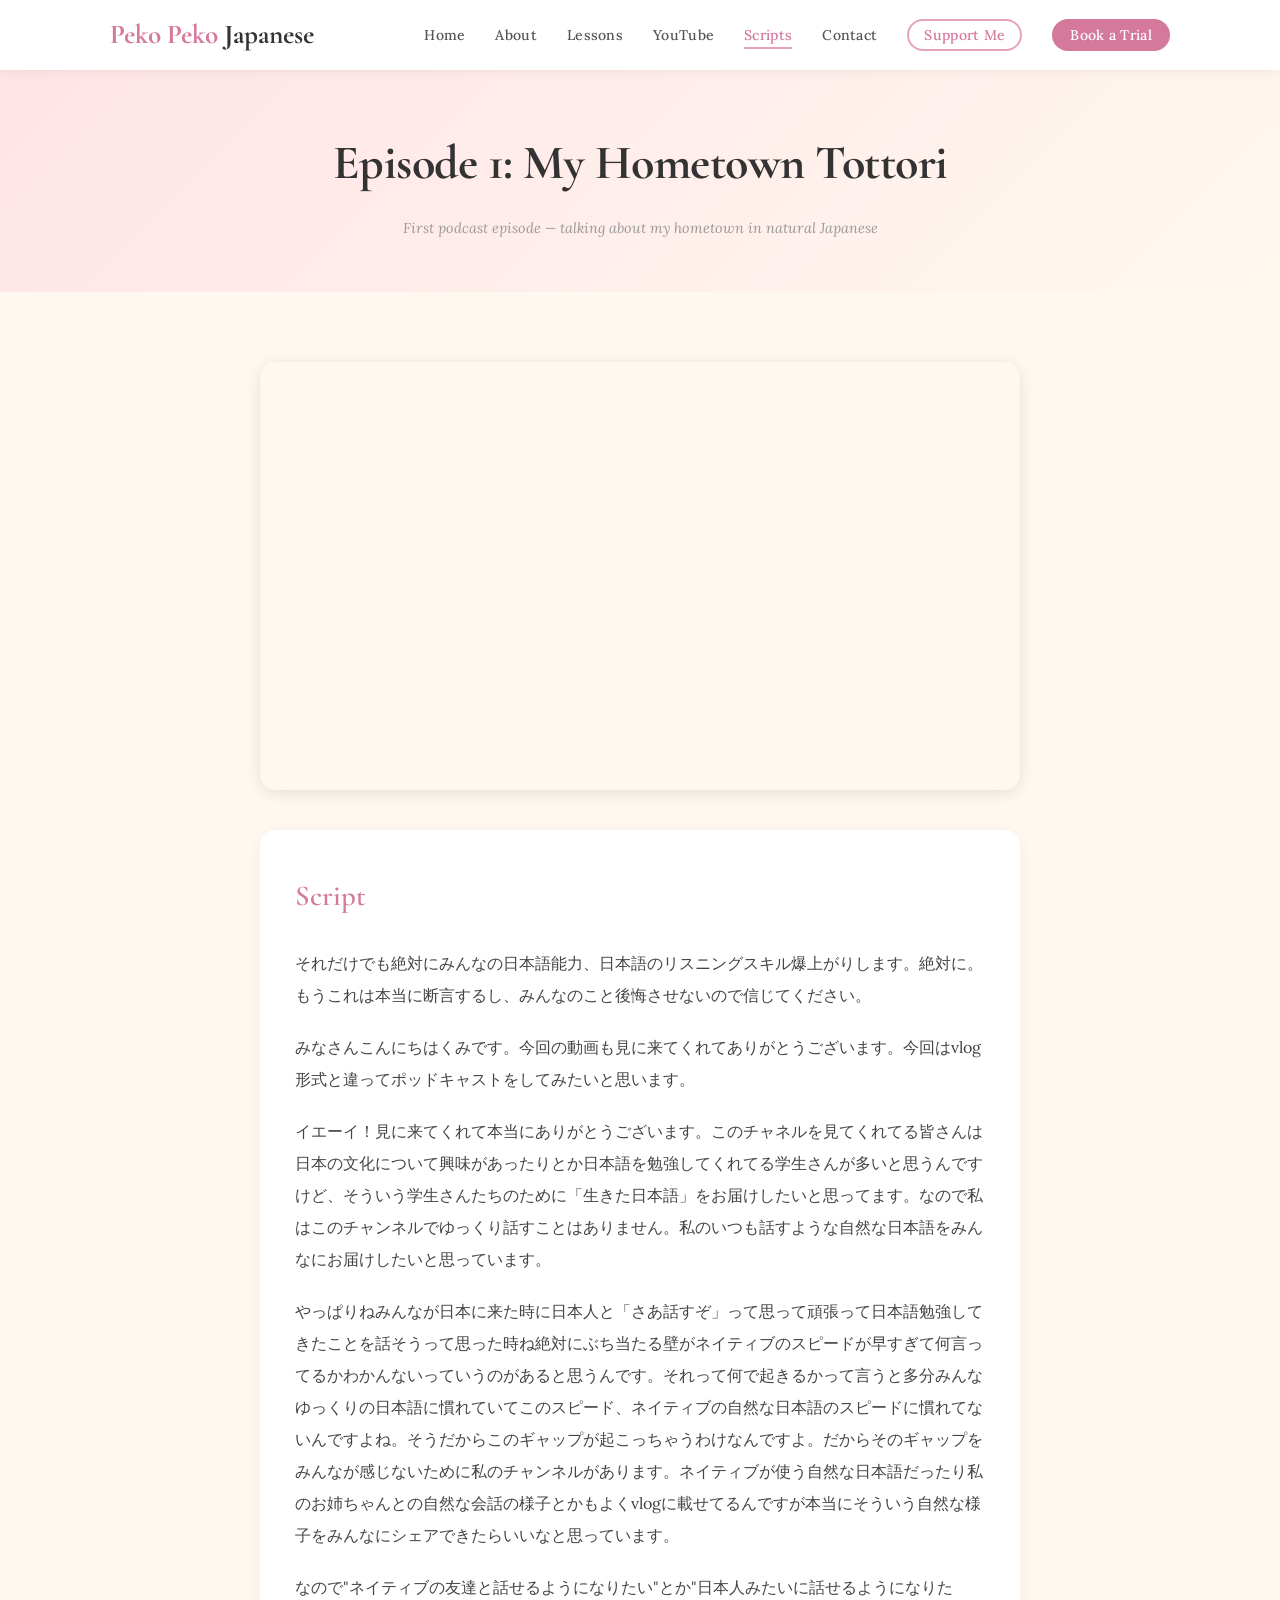
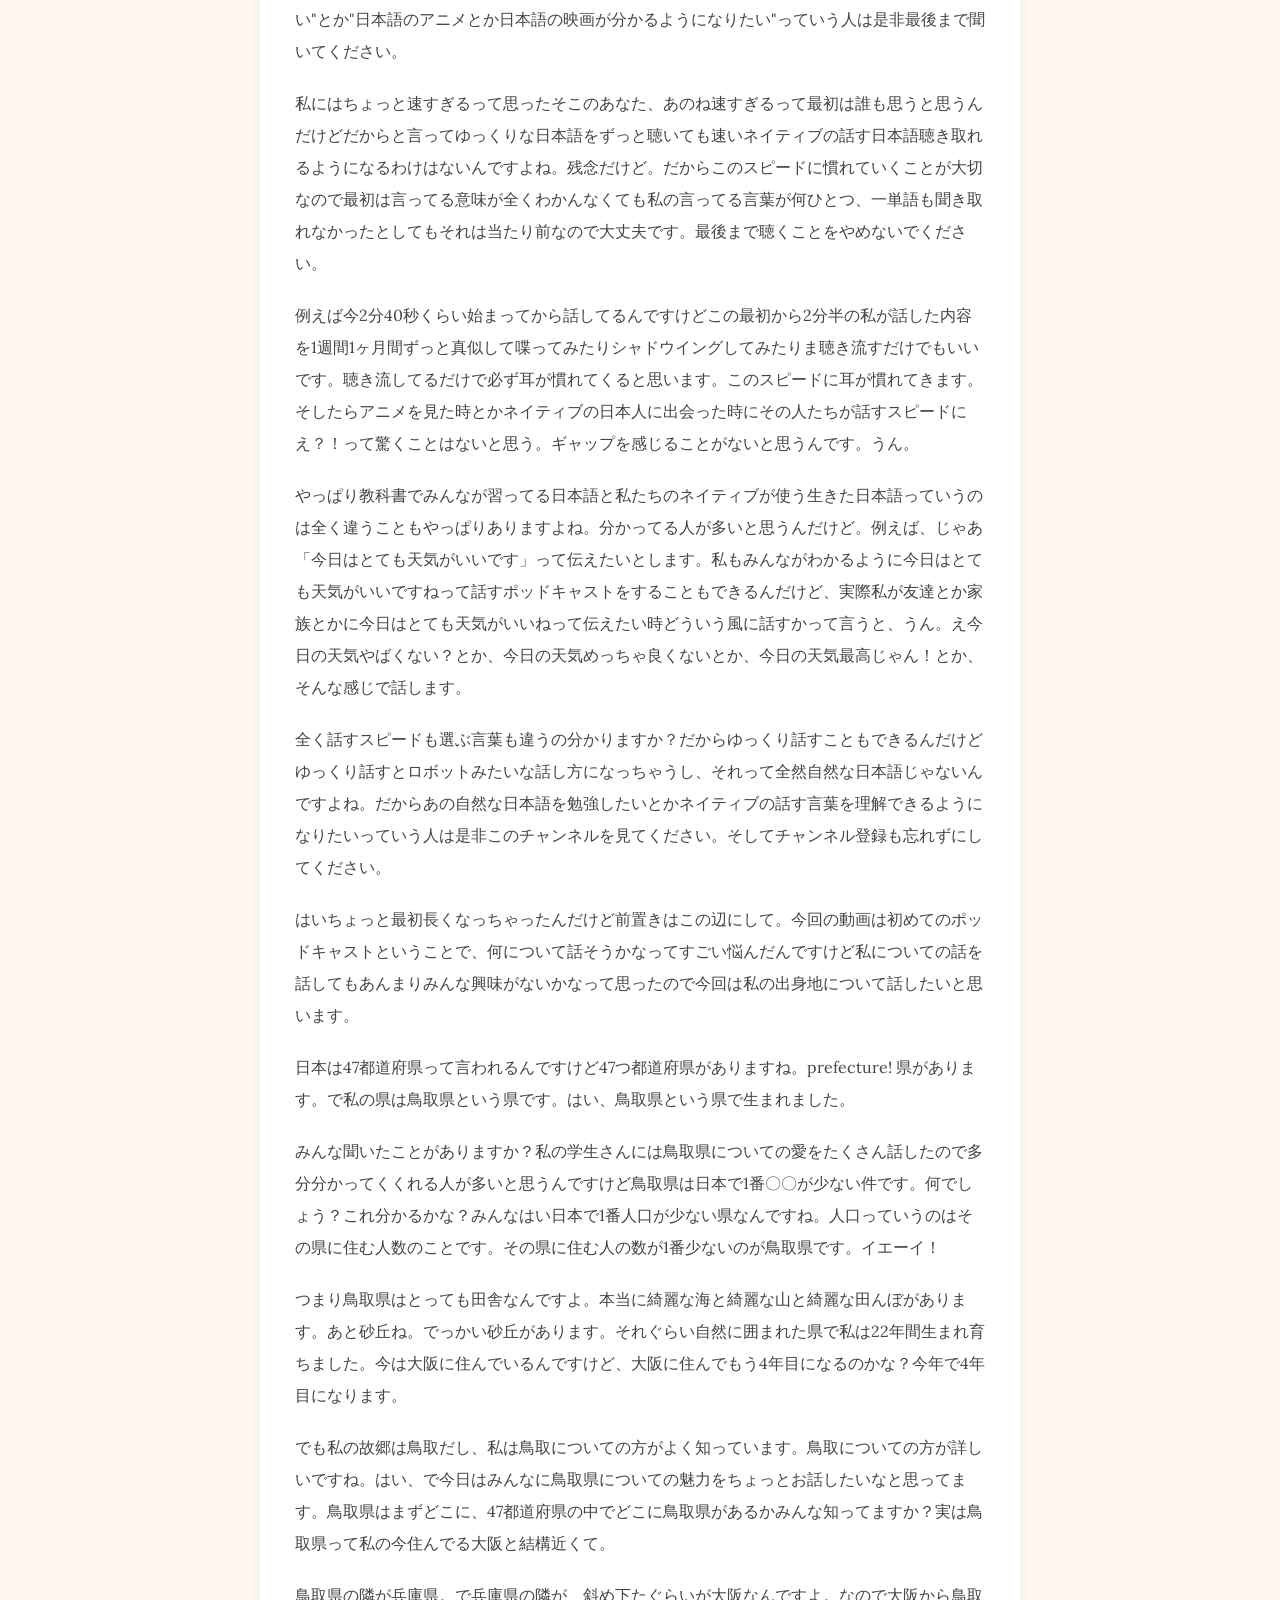
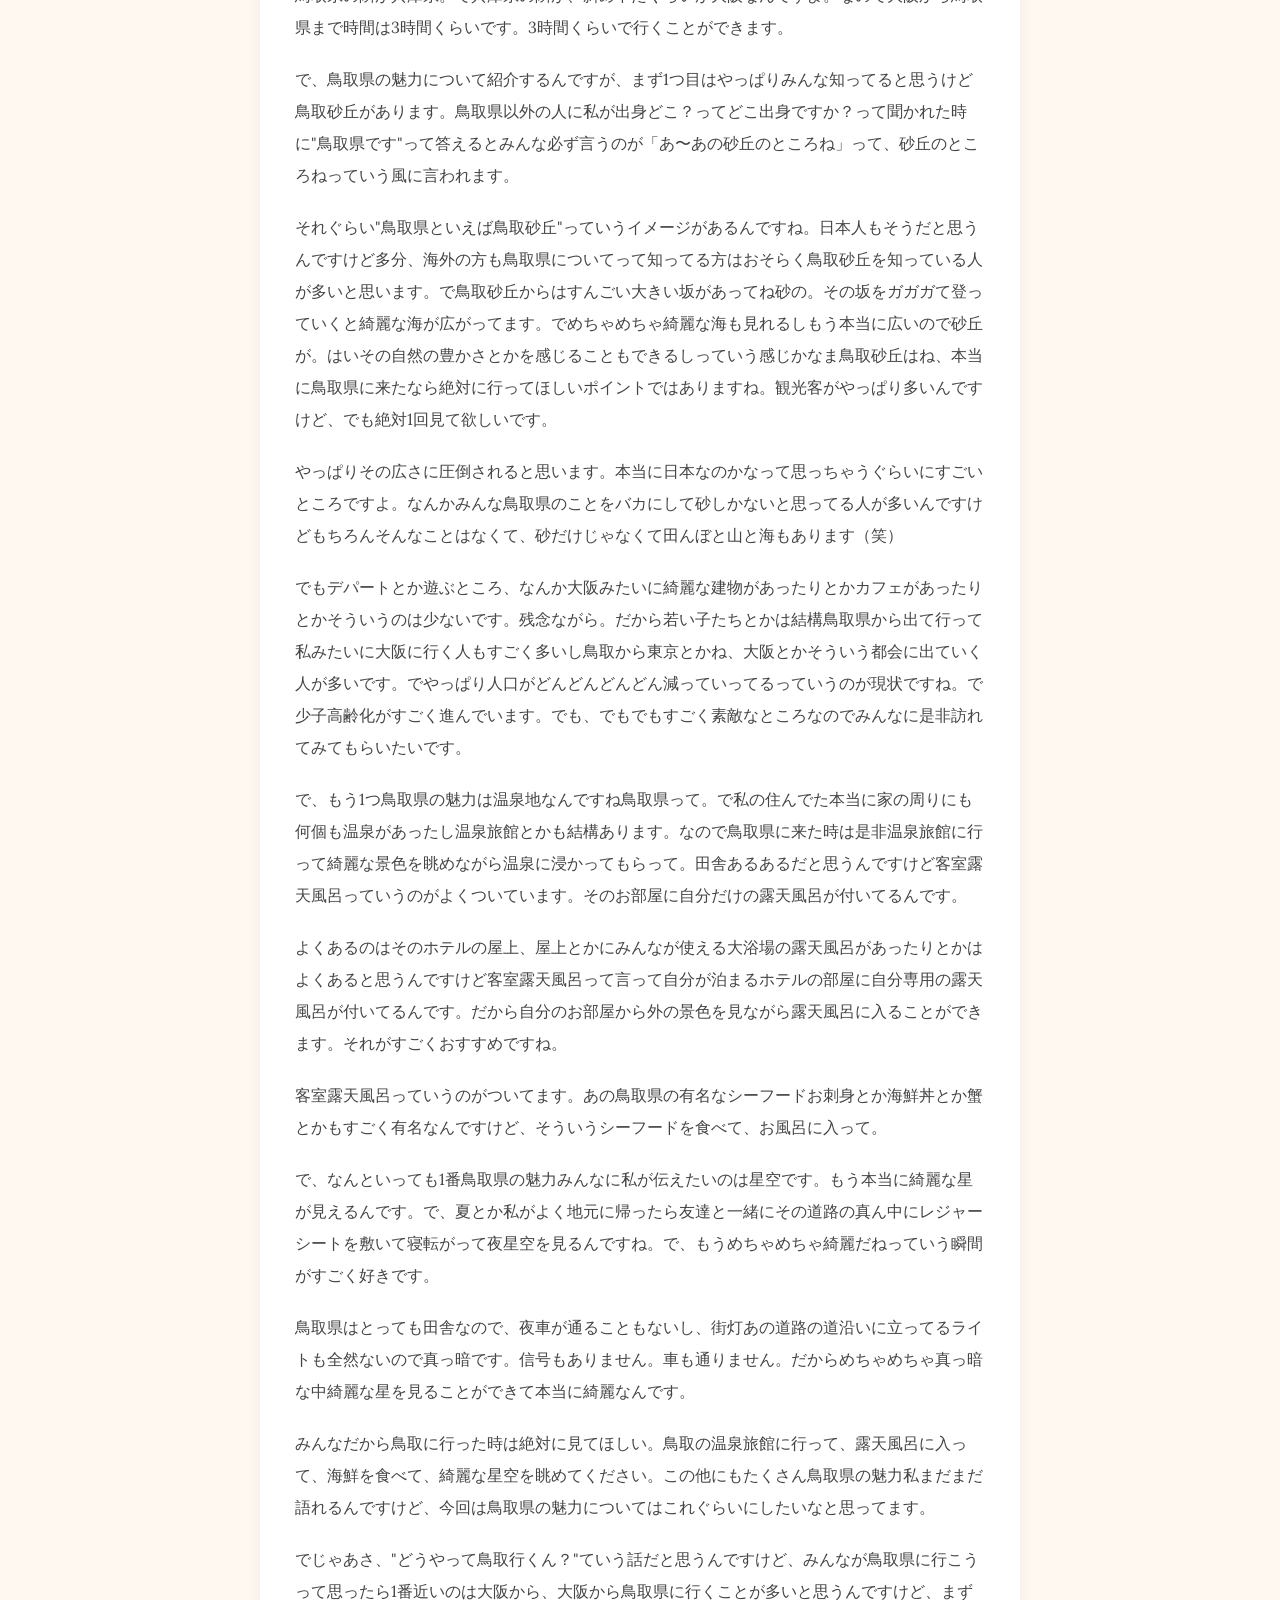
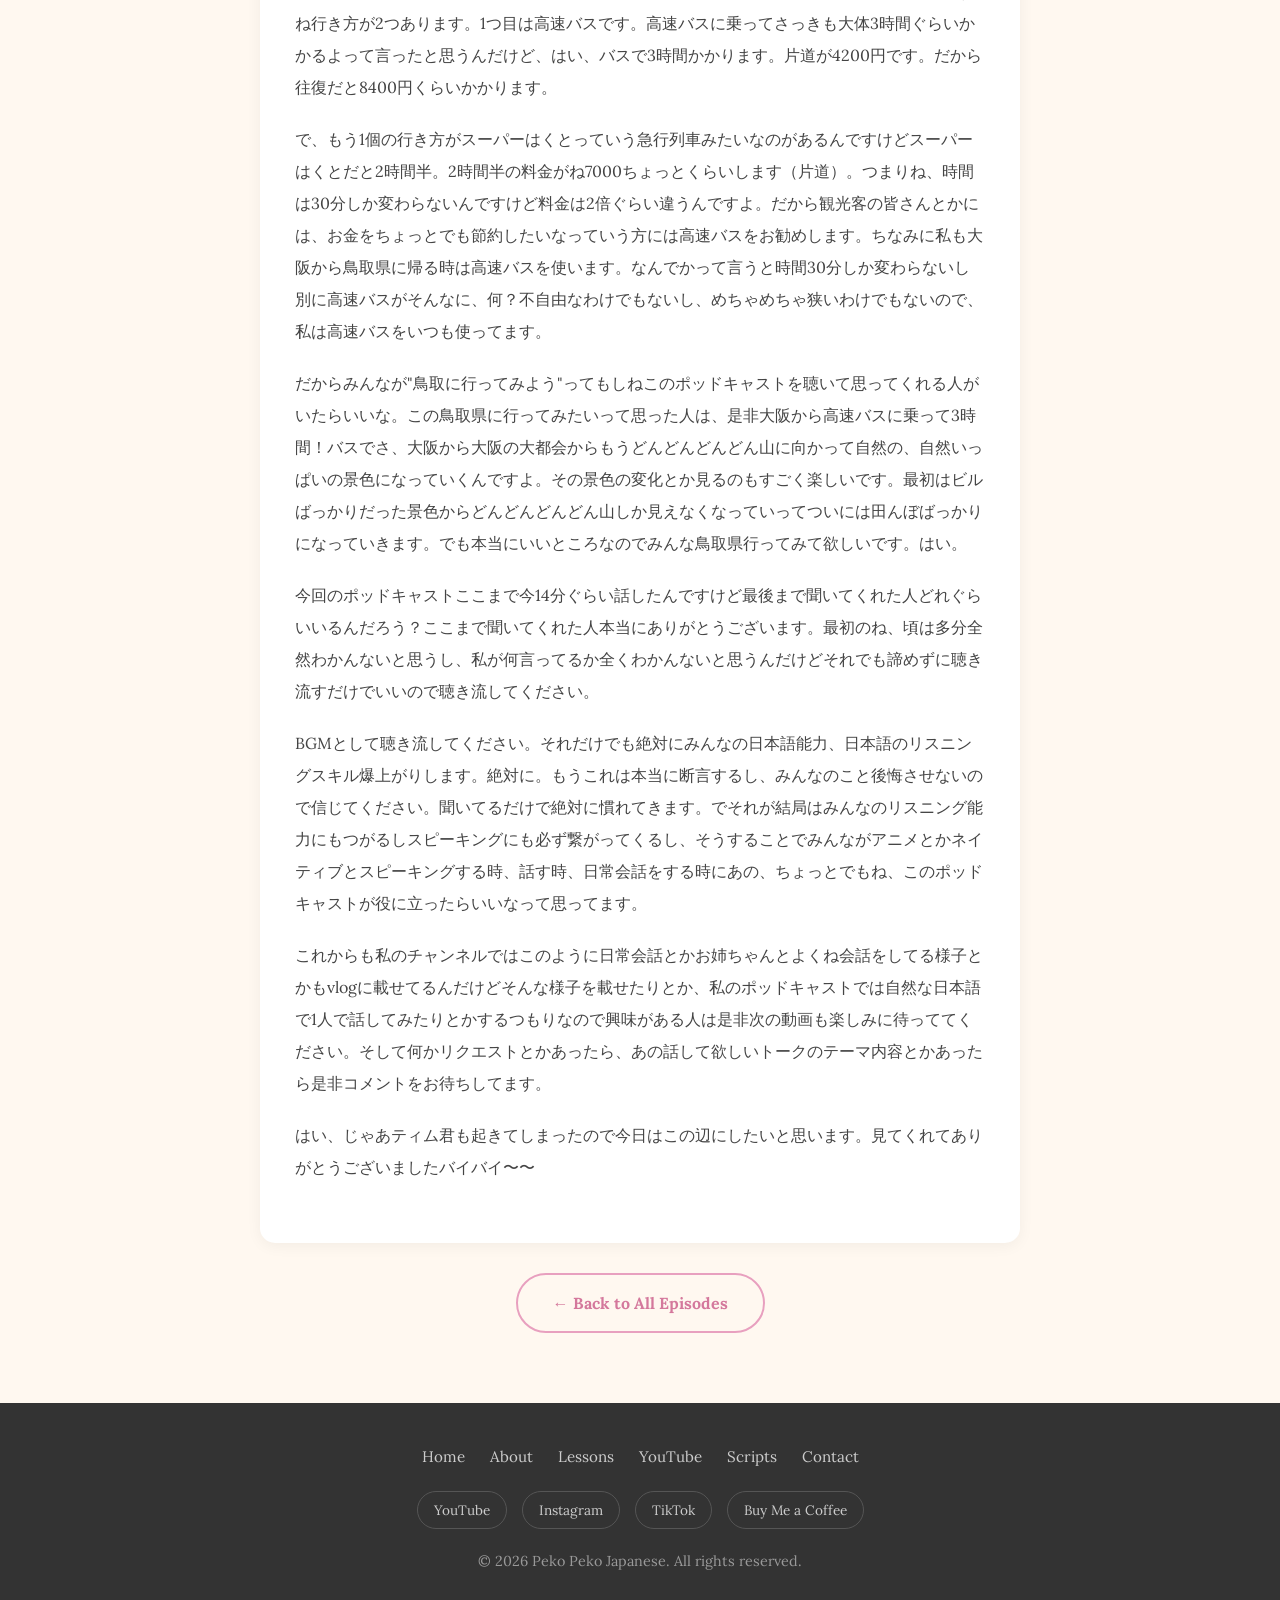
<file: scripts/episode1.html>
<!DOCTYPE html>
<html lang="en">
<head>
  <meta charset="UTF-8">
  <meta name="viewport" content="width=device-width, initial-scale=1.0">
  <title>Episode 1 - Podcast Scripts - Peko Peko Japanese</title>
  <link rel="stylesheet" href="../css/style.css">
</head>
<body>

  <!-- Navigation -->
  <nav class="navbar">
    <div class="nav-container">
      <a href="../index.html" class="nav-logo">Peko Peko <span>Japanese</span></a>
      <ul class="nav-links" id="navLinks">
        <li><a href="../index.html">Home</a></li>
        <li><a href="../about.html">About</a></li>
        <li><a href="../lessons.html">Lessons</a></li>
        <li><a href="../youtube.html">YouTube</a></li>
        <li><a href="../scripts.html" class="active">Scripts</a></li>
        <li><a href="../contact.html">Contact</a></li>
        <li><a href="https://buymeacoffee.com/pekopeko" target="_blank" class="nav-support">Support Me</a></li>
        <li><a href="https://calendar.app.google/QRyTJ1hLcaUxJDiU7" target="_blank" class="nav-book">Book a Trial</a></li>
      </ul>
      <div class="hamburger" id="hamburger" onclick="toggleMenu()">
        <span></span>
        <span></span>
        <span></span>
      </div>
    </div>
  </nav>

  <!-- Page Header -->
  <section class="page-header">
    <h1>Episode 1: My Hometown Tottori</h1>
    <p>First podcast episode — talking about my hometown in natural Japanese</p>
  </section>

  <!-- Script Content -->
  <div class="section script-page">
    <!-- YouTube Embed -->
    <div class="script-video">
      <div class="video-wrapper">
        <iframe src="https://www.youtube.com/embed/we6eAG5TfBw" title="Episode 1" allowfullscreen></iframe>
      </div>
    </div>

    <!-- Script Text -->
    <div class="script-text">
      <h2>Script</h2>

      <p>それだけでも絶対にみんなの日本語能力、日本語のリスニングスキル爆上がりします。絶対に。もうこれは本当に断言するし、みんなのこと後悔させないので信じてください。</p>

      <p>みなさんこんにちはくみです。今回の動画も見に来てくれてありがとうございます。今回はvlog形式と違ってポッドキャストをしてみたいと思います。</p>

      <p>イエーイ！見に来てくれて本当にありがとうございます。このチャネルを見てくれてる皆さんは日本の文化について興味があったりとか日本語を勉強してくれてる学生さんが多いと思うんですけど、そういう学生さんたちのために「生きた日本語」をお届けしたいと思ってます。なので私はこのチャンネルでゆっくり話すことはありません。私のいつも話すような自然な日本語をみんなにお届けしたいと思っています。</p>

      <p>やっぱりねみんなが日本に来た時に日本人と「さあ話すぞ」って思って頑張って日本語勉強してきたことを話そうって思った時ね絶対にぶち当たる壁がネイティブのスピードが早すぎて何言ってるかわかんないっていうのがあると思うんです。それって何で起きるかって言うと多分みんなゆっくりの日本語に慣れていてこのスピード、ネイティブの自然な日本語のスピードに慣れてないんですよね。そうだからこのギャップが起こっちゃうわけなんですよ。だからそのギャップをみんなが感じないために私のチャンネルがあります。ネイティブが使う自然な日本語だったり私のお姉ちゃんとの自然な会話の様子とかもよくvlogに載せてるんですが本当にそういう自然な様子をみんなにシェアできたらいいなと思っています。</p>

      <p>なので"ネイティブの友達と話せるようになりたい"とか"日本人みたいに話せるようになりたい"とか"日本語のアニメとか日本語の映画が分かるようになりたい"っていう人は是非最後まで聞いてください。</p>

      <p>私にはちょっと速すぎるって思ったそこのあなた、あのね速すぎるって最初は誰も思うと思うんだけどだからと言ってゆっくりな日本語をずっと聴いても速いネイティブの話す日本語聴き取れるようになるわけはないんですよね。残念だけど。だからこのスピードに慣れていくことが大切なので最初は言ってる意味が全くわかんなくても私の言ってる言葉が何ひとつ、一単語も聞き取れなかったとしてもそれは当たり前なので大丈夫です。最後まで聴くことをやめないでください。</p>

      <p>例えば今2分40秒くらい始まってから話してるんですけどこの最初から2分半の私が話した内容を1週間1ヶ月間ずっと真似して喋ってみたりシャドウイングしてみたりま聴き流すだけでもいいです。聴き流してるだけで必ず耳が慣れてくると思います。このスピードに耳が慣れてきます。そしたらアニメを見た時とかネイティブの日本人に出会った時にその人たちが話すスピードにえ？！って驚くことはないと思う。ギャップを感じることがないと思うんです。うん。</p>

      <p>やっぱり教科書でみんなが習ってる日本語と私たちのネイティブが使う生きた日本語っていうのは全く違うこともやっぱりありますよね。分かってる人が多いと思うんだけど。例えば、じゃあ「今日はとても天気がいいです」って伝えたいとします。私もみんながわかるように今日はとても天気がいいですねって話すポッドキャストをすることもできるんだけど、実際私が友達とか家族とかに今日はとても天気がいいねって伝えたい時どういう風に話すかって言うと、うん。え今日の天気やばくない？とか、今日の天気めっちゃ良くないとか、今日の天気最高じゃん！とか、そんな感じで話します。</p>

      <p>全く話すスピードも選ぶ言葉も違うの分かりますか？だからゆっくり話すこともできるんだけどゆっくり話すとロボットみたいな話し方になっちゃうし、それって全然自然な日本語じゃないんですよね。だからあの自然な日本語を勉強したいとかネイティブの話す言葉を理解できるようになりたいっていう人は是非このチャンネルを見てください。そしてチャンネル登録も忘れずにしてください。</p>

      <p>はいちょっと最初長くなっちゃったんだけど前置きはこの辺にして。今回の動画は初めてのポッドキャストということで、何について話そうかなってすごい悩んだんですけど私についての話を話してもあんまりみんな興味がないかなって思ったので今回は私の出身地について話したいと思います。</p>

      <p>日本は47都道府県って言われるんですけど47つ都道府県がありますね。prefecture! 県があります。で私の県は鳥取県という県です。はい、鳥取県という県で生まれました。</p>

      <p>みんな聞いたことがありますか？私の学生さんには鳥取県についての愛をたくさん話したので多分分かってくくれる人が多いと思うんですけど鳥取県は日本で1番〇〇が少ない件です。何でしょう？これ分かるかな？みんなはい日本で1番人口が少ない県なんですね。人口っていうのはその県に住む人数のことです。その県に住む人の数が1番少ないのが鳥取県です。イエーイ！</p>

      <p>つまり鳥取県はとっても田舎なんですよ。本当に綺麗な海と綺麗な山と綺麗な田んぼがあります。あと砂丘ね。でっかい砂丘があります。それぐらい自然に囲まれた県で私は22年間生まれ育ちました。今は大阪に住んでいるんですけど、大阪に住んでもう4年目になるのかな？今年で4年目になります。</p>

      <p>でも私の故郷は鳥取だし、私は鳥取についての方がよく知っています。鳥取についての方が詳しいですね。はい、で今日はみんなに鳥取県についての魅力をちょっとお話したいなと思ってます。鳥取県はまずどこに、47都道府県の中でどこに鳥取県があるかみんな知ってますか？実は鳥取県って私の今住んでる大阪と結構近くて。</p>

      <p>鳥取県の隣が兵庫県。で兵庫県の隣が、斜め下たぐらいが大阪なんですよ。なので大阪から鳥取県まで時間は3時間くらいです。3時間くらいで行くことができます。</p>

      <p>で、鳥取県の魅力について紹介するんですが、まず1つ目はやっぱりみんな知ってると思うけど鳥取砂丘があります。鳥取県以外の人に私が出身どこ？ってどこ出身ですか？って聞かれた時に"鳥取県です"って答えるとみんな必ず言うのが「あ〜あの砂丘のところね」って、砂丘のところねっていう風に言われます。</p>

      <p>それぐらい"鳥取県といえば鳥取砂丘"っていうイメージがあるんですね。日本人もそうだと思うんですけど多分、海外の方も鳥取県についてって知ってる方はおそらく鳥取砂丘を知っている人が多いと思います。で鳥取砂丘からはすんごい大きい坂があってね砂の。その坂をガガガて登っていくと綺麗な海が広がってます。でめちゃめちゃ綺麗な海も見れるしもう本当に広いので砂丘が。はいその自然の豊かさとかを感じることもできるしっていう感じかなま鳥取砂丘はね、本当に鳥取県に来たなら絶対に行ってほしいポイントではありますね。観光客がやっぱり多いんですけど、でも絶対1回見て欲しいです。</p>

      <p>やっぱりその広さに圧倒されると思います。本当に日本なのかなって思っちゃうぐらいにすごいところですよ。なんかみんな鳥取県のことをバカにして砂しかないと思ってる人が多いんですけどもちろんそんなことはなくて、砂だけじゃなくて田んぼと山と海もあります（笑）</p>

      <p>でもデパートとか遊ぶところ、なんか大阪みたいに綺麗な建物があったりとかカフェがあったりとかそういうのは少ないです。残念ながら。だから若い子たちとかは結構鳥取県から出て行って私みたいに大阪に行く人もすごく多いし鳥取から東京とかね、大阪とかそういう都会に出ていく人が多いです。でやっぱり人口がどんどんどんどん減っていってるっていうのが現状ですね。で少子高齢化がすごく進んでいます。でも、でもでもすごく素敵なところなのでみんなに是非訪れてみてもらいたいです。</p>

      <p>で、もう1つ鳥取県の魅力は温泉地なんですね鳥取県って。で私の住んでた本当に家の周りにも何個も温泉があったし温泉旅館とかも結構あります。なので鳥取県に来た時は是非温泉旅館に行って綺麗な景色を眺めながら温泉に浸かってもらって。田舎あるあるだと思うんですけど客室露天風呂っていうのがよくついています。そのお部屋に自分だけの露天風呂が付いてるんです。</p>

      <p>よくあるのはそのホテルの屋上、屋上とかにみんなが使える大浴場の露天風呂があったりとかはよくあると思うんですけど客室露天風呂って言って自分が泊まるホテルの部屋に自分専用の露天風呂が付いてるんです。だから自分のお部屋から外の景色を見ながら露天風呂に入ることができます。それがすごくおすすめですね。</p>

      <p>客室露天風呂っていうのがついてます。あの鳥取県の有名なシーフードお刺身とか海鮮丼とか蟹とかもすごく有名なんですけど、そういうシーフードを食べて、お風呂に入って。</p>

      <p>で、なんといっても1番鳥取県の魅力みんなに私が伝えたいのは星空です。もう本当に綺麗な星が見えるんです。で、夏とか私がよく地元に帰ったら友達と一緒にその道路の真ん中にレジャーシートを敷いて寝転がって夜星空を見るんですね。で、もうめちゃめちゃ綺麗だねっていう瞬間がすごく好きです。</p>

      <p>鳥取県はとっても田舎なので、夜車が通ることもないし、街灯あの道路の道沿いに立ってるライトも全然ないので真っ暗です。信号もありません。車も通りません。だからめちゃめちゃ真っ暗な中綺麗な星を見ることができて本当に綺麗なんです。</p>

      <p>みんなだから鳥取に行った時は絶対に見てほしい。鳥取の温泉旅館に行って、露天風呂に入って、海鮮を食べて、綺麗な星空を眺めてください。この他にもたくさん鳥取県の魅力私まだまだ語れるんですけど、今回は鳥取県の魅力についてはこれぐらいにしたいなと思ってます。</p>

      <p>でじゃあさ、"どうやって鳥取行くん？"ていう話だと思うんですけど、みんなが鳥取県に行こうって思ったら1番近いのは大阪から、大阪から鳥取県に行くことが多いと思うんですけど、まずね行き方が2つあります。1つ目は高速バスです。高速バスに乗ってさっきも大体3時間ぐらいかかるよって言ったと思うんだけど、はい、バスで3時間かかります。片道が4200円です。だから往復だと8400円くらいかかります。</p>

      <p>で、もう1個の行き方がスーパーはくとっていう急行列車みたいなのがあるんですけどスーパーはくとだと2時間半。2時間半の料金がね7000ちょっとくらいします（片道）。つまりね、時間は30分しか変わらないんですけど料金は2倍ぐらい違うんですよ。だから観光客の皆さんとかには、お金をちょっとでも節約したいなっていう方には高速バスをお勧めします。ちなみに私も大阪から鳥取県に帰る時は高速バスを使います。なんでかって言うと時間30分しか変わらないし別に高速バスがそんなに、何？不自由なわけでもないし、めちゃめちゃ狭いわけでもないので、私は高速バスをいつも使ってます。</p>

      <p>だからみんなが"鳥取に行ってみよう"ってもしねこのポッドキャストを聴いて思ってくれる人がいたらいいな。この鳥取県に行ってみたいって思った人は、是非大阪から高速バスに乗って3時間！バスでさ、大阪から大阪の大都会からもうどんどんどんどん山に向かって自然の、自然いっぱいの景色になっていくんですよ。その景色の変化とか見るのもすごく楽しいです。最初はビルばっかりだった景色からどんどんどんどん山しか見えなくなっていってついには田んぼばっかりになっていきます。でも本当にいいところなのでみんな鳥取県行ってみて欲しいです。はい。</p>

      <p>今回のポッドキャストここまで今14分ぐらい話したんですけど最後まで聞いてくれた人どれぐらいいるんだろう？ここまで聞いてくれた人本当にありがとうございます。最初のね、頃は多分全然わかんないと思うし、私が何言ってるか全くわかんないと思うんだけどそれでも諦めずに聴き流すだけでいいので聴き流してください。</p>

      <p>BGMとして聴き流してください。それだけでも絶対にみんなの日本語能力、日本語のリスニングスキル爆上がりします。絶対に。もうこれは本当に断言するし、みんなのこと後悔させないので信じてください。聞いてるだけで絶対に慣れてきます。でそれが結局はみんなのリスニング能力にもつがるしスピーキングにも必ず繋がってくるし、そうすることでみんながアニメとかネイティブとスピーキングする時、話す時、日常会話をする時にあの、ちょっとでもね、このポッドキャストが役に立ったらいいなって思ってます。</p>

      <p>これからも私のチャンネルではこのように日常会話とかお姉ちゃんとよくね会話をしてる様子とかもvlogに載せてるんだけどそんな様子を載せたりとか、私のポッドキャストでは自然な日本語で1人で話してみたりとかするつもりなので興味がある人は是非次の動画も楽しみに待っててください。そして何かリクエストとかあったら、あの話して欲しいトークのテーマ内容とかあったら是非コメントをお待ちしてます。</p>

      <p>はい、じゃあティム君も起きてしまったので今日はこの辺にしたいと思います。見てくれてありがとうございましたバイバイ〜〜</p>
    </div>

    <!-- Back Link -->
    <div class="script-back">
      <a href="../scripts.html" class="btn btn-secondary">&larr; Back to All Episodes</a>
    </div>
  </div>

  <!-- Footer -->
  <footer class="footer">
    <div class="footer-content">
      <ul class="footer-links">
        <li><a href="../index.html">Home</a></li>
        <li><a href="../about.html">About</a></li>
        <li><a href="../lessons.html">Lessons</a></li>
        <li><a href="../youtube.html">YouTube</a></li>
        <li><a href="../scripts.html">Scripts</a></li>
        <li><a href="../contact.html">Contact</a></li>
      </ul>
      <div class="footer-social">
        <a href="https://www.youtube.com/@pekopeko_japanese" target="_blank">YouTube</a>
        <a href="https://www.instagram.com/howtolearnjp/" target="_blank">Instagram</a>
        <a href="https://www.tiktok.com/@pekopeko_japanese" target="_blank">TikTok</a>
        <a href="https://buymeacoffee.com/pekopeko" target="_blank">Buy Me a Coffee</a>
      </div>
      <p>&copy; 2026 Peko Peko Japanese. All rights reserved.</p>
    </div>
  </footer>

  <script>
    function toggleMenu() {
      document.getElementById('navLinks').classList.toggle('open');
    }
  </script>

</body>
</html>
</file>
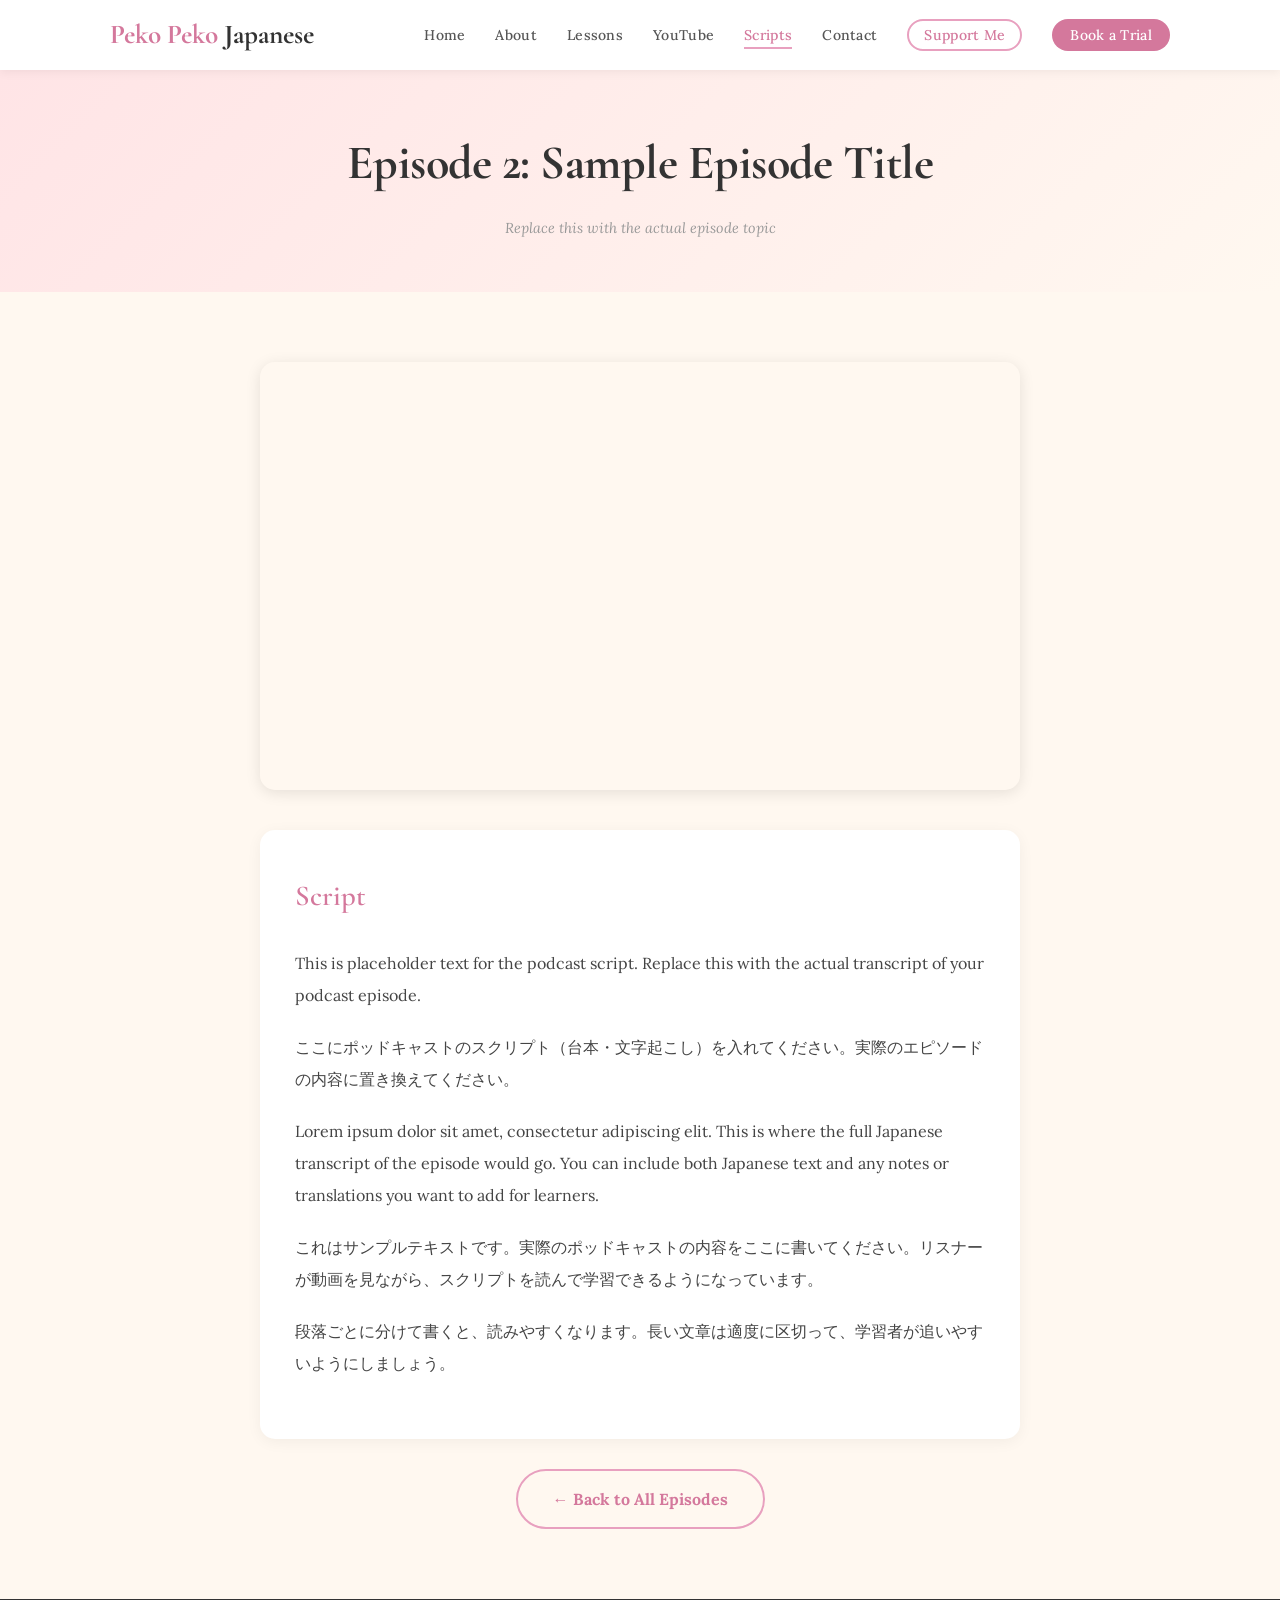
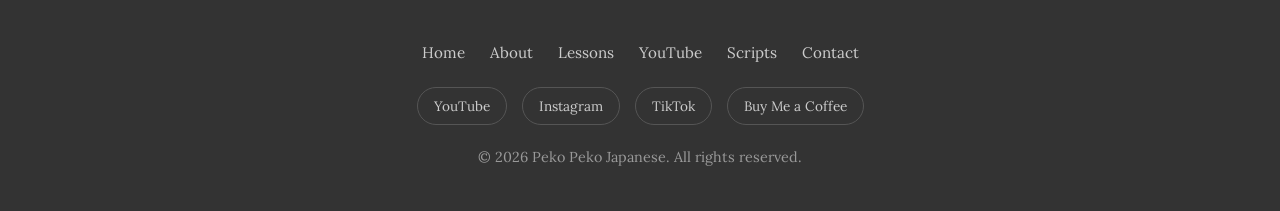
<file: scripts/episode2.html>
<!DOCTYPE html>
<html lang="en">
<head>
  <meta charset="UTF-8">
  <meta name="viewport" content="width=device-width, initial-scale=1.0">
  <title>Episode 2 - Podcast Scripts - Peko Peko Japanese</title>
  <link rel="stylesheet" href="../css/style.css">
</head>
<body>

  <!-- Navigation -->
  <nav class="navbar">
    <div class="nav-container">
      <a href="../index.html" class="nav-logo">Peko Peko <span>Japanese</span></a>
      <ul class="nav-links" id="navLinks">
        <li><a href="../index.html">Home</a></li>
        <li><a href="../about.html">About</a></li>
        <li><a href="../lessons.html">Lessons</a></li>
        <li><a href="../youtube.html">YouTube</a></li>
        <li><a href="../scripts.html" class="active">Scripts</a></li>
        <li><a href="../contact.html">Contact</a></li>
        <li><a href="https://buymeacoffee.com/pekopeko" target="_blank" class="nav-support">Support Me</a></li>
        <li><a href="https://calendar.app.google/QRyTJ1hLcaUxJDiU7" target="_blank" class="nav-book">Book a Trial</a></li>
      </ul>
      <div class="hamburger" id="hamburger" onclick="toggleMenu()">
        <span></span>
        <span></span>
        <span></span>
      </div>
    </div>
  </nav>

  <!-- Page Header -->
  <section class="page-header">
    <h1>Episode 2: Sample Episode Title</h1>
    <p>Replace this with the actual episode topic</p>
  </section>

  <!-- Script Content -->
  <div class="section script-page">
    <!-- YouTube Embed -->
    <div class="script-video">
      <div class="video-wrapper">
        <!-- Replace EPISODE_2_VIDEO_ID with your actual YouTube video ID -->
        <iframe src="https://www.youtube.com/embed/EPISODE_2_VIDEO_ID" title="Episode 2" allowfullscreen></iframe>
      </div>
    </div>

    <!-- Script Text -->
    <div class="script-text">
      <h2>Script</h2>
      <p>This is placeholder text for the podcast script. Replace this with the actual transcript of your podcast episode.</p>
      <p>ここにポッドキャストのスクリプト（台本・文字起こし）を入れてください。実際のエピソードの内容に置き換えてください。</p>
      <p>Lorem ipsum dolor sit amet, consectetur adipiscing elit. This is where the full Japanese transcript of the episode would go. You can include both Japanese text and any notes or translations you want to add for learners.</p>
      <p>これはサンプルテキストです。実際のポッドキャストの内容をここに書いてください。リスナーが動画を見ながら、スクリプトを読んで学習できるようになっています。</p>
      <p>段落ごとに分けて書くと、読みやすくなります。長い文章は適度に区切って、学習者が追いやすいようにしましょう。</p>
    </div>

    <!-- Back Link -->
    <div class="script-back">
      <a href="../scripts.html" class="btn btn-secondary">&larr; Back to All Episodes</a>
    </div>
  </div>

  <!-- Footer -->
  <footer class="footer">
    <div class="footer-content">
      <ul class="footer-links">
        <li><a href="../index.html">Home</a></li>
        <li><a href="../about.html">About</a></li>
        <li><a href="../lessons.html">Lessons</a></li>
        <li><a href="../youtube.html">YouTube</a></li>
        <li><a href="../scripts.html">Scripts</a></li>
        <li><a href="../contact.html">Contact</a></li>
      </ul>
      <div class="footer-social">
        <a href="https://www.youtube.com/@pekopeko_japanese" target="_blank">YouTube</a>
        <a href="https://www.instagram.com/howtolearnjp/" target="_blank">Instagram</a>
        <a href="https://www.tiktok.com/@pekopeko_japanese" target="_blank">TikTok</a>
        <a href="https://buymeacoffee.com/pekopeko" target="_blank">Buy Me a Coffee</a>
      </div>
      <p>&copy; 2026 Peko Peko Japanese. All rights reserved.</p>
    </div>
  </footer>

  <script>
    function toggleMenu() {
      document.getElementById('navLinks').classList.toggle('open');
    }
  </script>

</body>
</html>
</file>
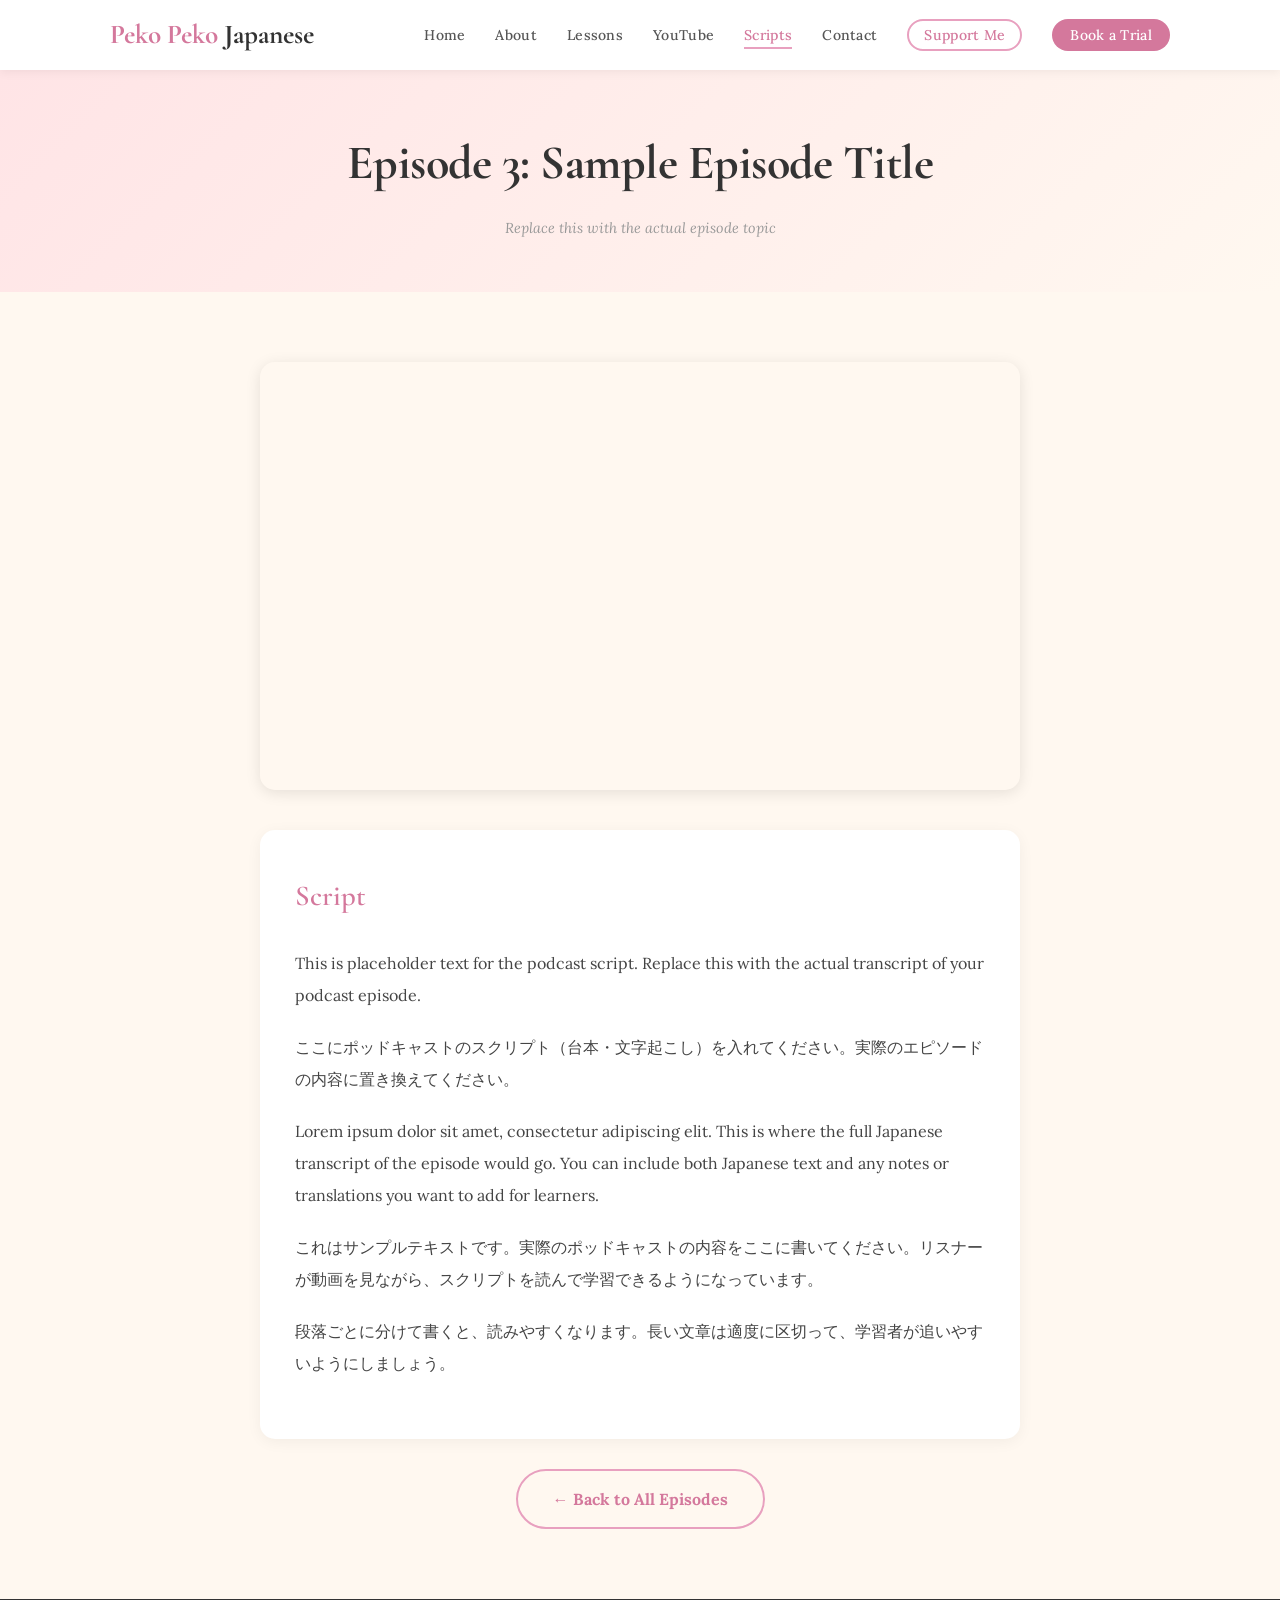
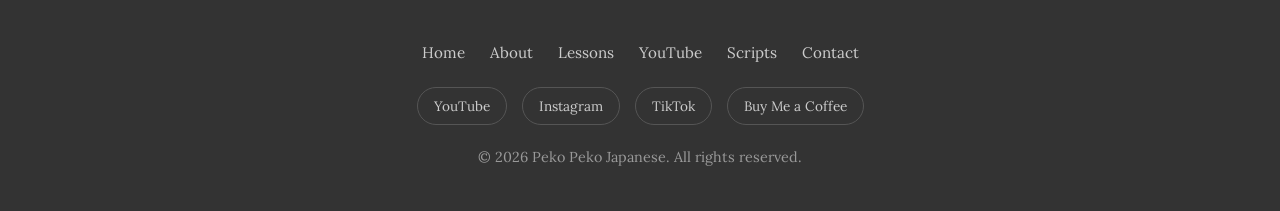
<file: scripts/episode3.html>
<!DOCTYPE html>
<html lang="en">
<head>
  <meta charset="UTF-8">
  <meta name="viewport" content="width=device-width, initial-scale=1.0">
  <title>Episode 3 - Podcast Scripts - Peko Peko Japanese</title>
  <link rel="stylesheet" href="../css/style.css">
</head>
<body>

  <!-- Navigation -->
  <nav class="navbar">
    <div class="nav-container">
      <a href="../index.html" class="nav-logo">Peko Peko <span>Japanese</span></a>
      <ul class="nav-links" id="navLinks">
        <li><a href="../index.html">Home</a></li>
        <li><a href="../about.html">About</a></li>
        <li><a href="../lessons.html">Lessons</a></li>
        <li><a href="../youtube.html">YouTube</a></li>
        <li><a href="../scripts.html" class="active">Scripts</a></li>
        <li><a href="../contact.html">Contact</a></li>
        <li><a href="https://buymeacoffee.com/pekopeko" target="_blank" class="nav-support">Support Me</a></li>
        <li><a href="https://calendar.app.google/QRyTJ1hLcaUxJDiU7" target="_blank" class="nav-book">Book a Trial</a></li>
      </ul>
      <div class="hamburger" id="hamburger" onclick="toggleMenu()">
        <span></span>
        <span></span>
        <span></span>
      </div>
    </div>
  </nav>

  <!-- Page Header -->
  <section class="page-header">
    <h1>Episode 3: Sample Episode Title</h1>
    <p>Replace this with the actual episode topic</p>
  </section>

  <!-- Script Content -->
  <div class="section script-page">
    <!-- YouTube Embed -->
    <div class="script-video">
      <div class="video-wrapper">
        <!-- Replace EPISODE_3_VIDEO_ID with your actual YouTube video ID -->
        <iframe src="https://www.youtube.com/embed/EPISODE_3_VIDEO_ID" title="Episode 3" allowfullscreen></iframe>
      </div>
    </div>

    <!-- Script Text -->
    <div class="script-text">
      <h2>Script</h2>
      <p>This is placeholder text for the podcast script. Replace this with the actual transcript of your podcast episode.</p>
      <p>ここにポッドキャストのスクリプト（台本・文字起こし）を入れてください。実際のエピソードの内容に置き換えてください。</p>
      <p>Lorem ipsum dolor sit amet, consectetur adipiscing elit. This is where the full Japanese transcript of the episode would go. You can include both Japanese text and any notes or translations you want to add for learners.</p>
      <p>これはサンプルテキストです。実際のポッドキャストの内容をここに書いてください。リスナーが動画を見ながら、スクリプトを読んで学習できるようになっています。</p>
      <p>段落ごとに分けて書くと、読みやすくなります。長い文章は適度に区切って、学習者が追いやすいようにしましょう。</p>
    </div>

    <!-- Back Link -->
    <div class="script-back">
      <a href="../scripts.html" class="btn btn-secondary">&larr; Back to All Episodes</a>
    </div>
  </div>

  <!-- Footer -->
  <footer class="footer">
    <div class="footer-content">
      <ul class="footer-links">
        <li><a href="../index.html">Home</a></li>
        <li><a href="../about.html">About</a></li>
        <li><a href="../lessons.html">Lessons</a></li>
        <li><a href="../youtube.html">YouTube</a></li>
        <li><a href="../scripts.html">Scripts</a></li>
        <li><a href="../contact.html">Contact</a></li>
      </ul>
      <div class="footer-social">
        <a href="https://www.youtube.com/@pekopeko_japanese" target="_blank">YouTube</a>
        <a href="https://www.instagram.com/howtolearnjp/" target="_blank">Instagram</a>
        <a href="https://www.tiktok.com/@pekopeko_japanese" target="_blank">TikTok</a>
        <a href="https://buymeacoffee.com/pekopeko" target="_blank">Buy Me a Coffee</a>
      </div>
      <p>&copy; 2026 Peko Peko Japanese. All rights reserved.</p>
    </div>
  </footer>

  <script>
    function toggleMenu() {
      document.getElementById('navLinks').classList.toggle('open');
    }
  </script>

</body>
</html>
</file>
<file: css/style.css>
@import url('https://fonts.googleapis.com/css2?family=Cormorant+Garamond:wght@400;500;600;700&family=Lora:wght@400;500;600&display=swap');

/* ===== Reset & Base ===== */
*, *::before, *::after {
  margin: 0;
  padding: 0;
  box-sizing: border-box;
}

html {
  scroll-behavior: smooth;
}

body {
  font-family: 'Lora', serif;
  color: #333;
  background-color: #FFF8F0;
  line-height: 1.8;
  font-size: 0.95rem;
}

h1, h2, h3 {
  font-family: 'Cormorant Garamond', serif;
}

a {
  color: #D4789C;
  text-decoration: none;
  transition: color 0.3s;
}

a:hover {
  color: #B85C80;
}

img {
  max-width: 100%;
  height: auto;
}

/* ===== Navigation ===== */
.navbar {
  background-color: #fff;
  box-shadow: 0 2px 10px rgba(0, 0, 0, 0.06);
  position: sticky;
  top: 0;
  z-index: 100;
}

.nav-container {
  max-width: 1100px;
  margin: 0 auto;
  padding: 0 20px;
  display: flex;
  justify-content: space-between;
  align-items: center;
  height: 70px;
}

.nav-logo {
  font-family: 'Cormorant Garamond', serif;
  font-size: 1.7rem;
  font-weight: 700;
  color: #D4789C;
}

.nav-logo span {
  color: #333;
}

.nav-links {
  display: flex;
  list-style: none;
  gap: 30px;
}

.nav-links a {
  color: #555;
  font-weight: 500;
  font-size: 0.88rem;
  letter-spacing: 0.3px;
  padding: 5px 0;
  position: relative;
}

.nav-links a::after {
  content: '';
  position: absolute;
  bottom: 0;
  left: 0;
  width: 0;
  height: 2px;
  background-color: #E8A0BF;
  transition: width 0.3s;
}

.nav-links a:hover::after,
.nav-links a.active::after {
  width: 100%;
}

.nav-links a:hover,
.nav-links a.active {
  color: #D4789C;
}

/* Hamburger menu (mobile) */
.hamburger {
  display: none;
  flex-direction: column;
  cursor: pointer;
  gap: 5px;
}

.hamburger span {
  width: 25px;
  height: 3px;
  background-color: #333;
  border-radius: 3px;
  transition: 0.3s;
}

/* ===== Hero Section ===== */
.hero {
  background: linear-gradient(135deg, #FFE4E6, #FFF8F0);
  padding: 80px 20px;
  text-align: center;
}

.hero h1 {
  font-size: 3.5rem;
  font-weight: 700;
  color: #333;
  margin-bottom: 15px;
  letter-spacing: -0.5px;
}

.hero .tagline {
  font-size: 1.15rem;
  color: #777;
  margin-bottom: 30px;
  font-style: italic;
}

.hero p {
  max-width: 600px;
  margin: 0 auto 35px;
  font-size: 0.95rem;
  color: #555;
}

/* ===== Buttons ===== */
.btn {
  display: inline-block;
  padding: 14px 35px;
  border-radius: 30px;
  font-weight: 700;
  font-size: 1rem;
  transition: all 0.3s;
  border: none;
  cursor: pointer;
}

.btn-primary {
  background-color: #E8A0BF;
  color: #fff;
}

.btn-primary:hover {
  background-color: #D4789C;
  color: #fff;
  transform: translateY(-2px);
  box-shadow: 0 4px 15px rgba(212, 120, 156, 0.4);
}

.btn-secondary {
  background-color: transparent;
  color: #D4789C;
  border: 2px solid #E8A0BF;
}

.btn-secondary:hover {
  background-color: #E8A0BF;
  color: #fff;
  transform: translateY(-2px);
}

/* ===== Sections ===== */
.section {
  padding: 70px 20px;
  max-width: 1100px;
  margin: 0 auto;
}

.section-alt {
  background-color: #FFE4E6;
}

.section-alt .section {
  padding-left: 0;
  padding-right: 0;
}

.section h2 {
  font-size: 2.4rem;
  text-align: center;
  margin-bottom: 15px;
  color: #333;
  font-weight: 600;
}

.section .subtitle {
  text-align: center;
  color: #999;
  margin-bottom: 50px;
  font-size: 0.9rem;
  letter-spacing: 0.5px;
}

/* ===== Page Header ===== */
.page-header {
  background: linear-gradient(135deg, #FFE4E6, #FFF8F0);
  padding: 50px 20px;
  text-align: center;
}

.page-header h1 {
  font-size: 3rem;
  font-weight: 700;
  color: #333;
  margin-bottom: 10px;
  letter-spacing: -0.5px;
}

.page-header p {
  color: #999;
  font-size: 0.9rem;
  font-style: italic;
}

/* ===== Cards ===== */
.card-grid {
  display: grid;
  grid-template-columns: repeat(auto-fit, minmax(300px, 1fr));
  gap: 30px;
}

.card {
  background: #fff;
  border-radius: 15px;
  padding: 35px 30px;
  box-shadow: 0 3px 15px rgba(0, 0, 0, 0.05);
  transition: transform 0.3s, box-shadow 0.3s;
}

.card:hover {
  transform: translateY(-5px);
  box-shadow: 0 8px 25px rgba(0, 0, 0, 0.1);
}

.card h3 {
  font-size: 1.5rem;
  margin-bottom: 12px;
  color: #D4789C;
}

.card p {
  color: #666;
  margin-bottom: 15px;
  font-size: 0.9rem;
}

.card .tag,
.price-card .tag {
  display: inline-block;
  background-color: #FFE4E6;
  color: #D4789C;
  padding: 4px 14px;
  border-radius: 20px;
  font-size: 0.85rem;
  font-weight: 600;
}

/* ===== About Page ===== */
.about-content {
  display: grid;
  grid-template-columns: 1fr 1fr;
  gap: 50px;
  align-items: center;
}

.about-photo {
  width: 100%;
  border-radius: 20px;
  overflow: hidden;
}

.about-photo img {
  width: 100%;
  height: 400px;
  object-fit: cover;
  object-position: center 60%;
  border-radius: 20px;
}

.about-text h3 {
  font-size: 1.4rem;
  margin-bottom: 15px;
  color: #D4789C;
}

.about-text p {
  color: #555;
  margin-bottom: 15px;
}

.philosophy-list {
  list-style: none;
  margin-top: 20px;
}

.philosophy-list li {
  padding: 8px 0;
  padding-left: 25px;
  position: relative;
  color: #555;
}

.philosophy-list li::before {
  content: '\2728';
  position: absolute;
  left: 0;
}

/* ===== About Page：あいさつ・数字・ボタン ===== */
.about-hello {
  color: #D4789C !important;
  font-size: 1.1rem;
  margin-bottom: 0 !important;
}

.about-title {
  font-size: 2.8rem;
  font-weight: 600;
  color: #333;
  margin-bottom: 15px;
  line-height: 1.2;
}

.btn-row {
  display: flex;
  flex-wrap: wrap;
  gap: 15px;
  margin-top: 25px;
}

.stats-strip {
  max-width: 1100px;
  margin: 0 auto 70px;
  padding: 0 20px;
  display: grid;
  grid-template-columns: repeat(3, 1fr);
  gap: 20px;
}

.stat {
  background: #fff;
  border-radius: 15px;
  padding: 25px 15px;
  text-align: center;
  box-shadow: 0 3px 15px rgba(0, 0, 0, 0.05);
  border-top: 3px solid #E8A0BF;
}

.stat-num {
  display: block;
  font-family: 'Cormorant Garamond', serif;
  font-size: 2.6rem;
  font-weight: 700;
  color: #D4789C;
  line-height: 1.1;
}

.stat-label {
  font-size: 0.85rem;
  color: #777;
}

.pillar {
  text-align: center;
}

/* ===== Lessons Page：料金カード ===== */
.price-grid {
  display: grid;
  grid-template-columns: repeat(2, minmax(0, 340px));
  justify-content: center;
  gap: 30px;
}

.price-card {
  background: #fff;
  border-radius: 15px;
  padding: 35px 30px;
  box-shadow: 0 3px 15px rgba(0, 0, 0, 0.05);
  text-align: center;
  display: flex;
  flex-direction: column;
  align-items: center;
}

.price-card-main {
  border: 2px solid #E8A0BF;
}

.price-card h3 {
  font-size: 1.6rem;
  margin-top: 12px;
}

.price {
  font-family: 'Cormorant Garamond', serif;
  font-size: 3rem;
  font-weight: 700;
  color: #D4789C;
  line-height: 1.1;
}

.price-length {
  color: #777;
  margin-bottom: 10px;
}

.price-card .philosophy-list {
  text-align: left;
  margin-bottom: 25px;
  flex-grow: 1;
}

.price-note {
  text-align: center;
  color: #777;
  margin-top: 30px;
}

.price-card-note {
  color: #D4789C;
  font-size: 0.9rem;
  background: #FFF8F0;
  border-radius: 12px;
  padding: 12px 15px;
}

/* ===== Lessons Page：受講の流れ ===== */
.steps {
  display: grid;
  grid-template-columns: repeat(4, 1fr);
  gap: 20px;
}

.step {
  background: #fff;
  border-radius: 15px;
  padding: 30px 20px;
  text-align: center;
  box-shadow: 0 3px 15px rgba(0, 0, 0, 0.05);
}

.step-num {
  display: inline-flex;
  align-items: center;
  justify-content: center;
  width: 44px;
  height: 44px;
  border-radius: 50%;
  background: #E8A0BF;
  color: #fff;
  font-weight: 700;
  font-size: 1.2rem;
  margin-bottom: 12px;
}

.step h3 {
  font-size: 1.3rem;
  margin-bottom: 8px;
}

.step p {
  color: #777;
  font-size: 0.88rem;
}

.steps-after {
  text-align: center;
  color: #555;
  margin-top: 30px;
}

/* ===== Video Grid ===== */
.video-grid {
  display: grid;
  grid-template-columns: repeat(auto-fit, minmax(320px, 1fr));
  gap: 30px;
}

.video-card {
  background: #fff;
  border-radius: 15px;
  overflow: hidden;
  box-shadow: 0 3px 15px rgba(0, 0, 0, 0.05);
}

.video-card .video-wrapper {
  position: relative;
  padding-bottom: 56.25%;
  height: 0;
}

.video-card .video-wrapper iframe {
  position: absolute;
  top: 0;
  left: 0;
  width: 100%;
  height: 100%;
  border: none;
}

.video-card .video-info {
  padding: 20px;
}

.video-card .video-info h3 {
  font-size: 1.1rem;
  margin-bottom: 8px;
  color: #333;
}

.video-card .video-info p {
  color: #777;
  font-size: 0.95rem;
}

/* ===== Contact Form ===== */
.contact-grid {
  display: grid;
  grid-template-columns: 1fr 1fr;
  gap: 50px;
}

.form-group {
  margin-bottom: 20px;
}

.form-group label {
  display: block;
  margin-bottom: 6px;
  font-weight: 600;
  color: #555;
}

.form-group input,
.form-group textarea,
.form-group select {
  width: 100%;
  padding: 12px 16px;
  border: 2px solid #E8D5DC;
  border-radius: 10px;
  font-family: 'Lora', serif;
  font-size: 0.9rem;
  color: #333;
  background: #fff;
  transition: border-color 0.3s;
}

.form-group input:focus,
.form-group textarea:focus,
.form-group select:focus {
  outline: none;
  border-color: #E8A0BF;
}

.form-group textarea {
  resize: vertical;
  min-height: 120px;
}

.contact-info h3 {
  font-size: 1.3rem;
  color: #D4789C;
  margin-bottom: 15px;
}

.contact-info p {
  color: #555;
  margin-bottom: 20px;
}

.social-links {
  display: flex;
  gap: 15px;
  margin-top: 25px;
}

.social-links a {
  display: inline-flex;
  align-items: center;
  gap: 8px;
  padding: 10px 20px;
  background-color: #FFE4E6;
  border-radius: 25px;
  color: #D4789C;
  font-weight: 600;
  font-size: 0.9rem;
  transition: all 0.3s;
}

.social-links a:hover {
  background-color: #E8A0BF;
  color: #fff;
}

.form-status {
  margin-top: 15px;
  font-size: 0.95rem;
}

.form-status.success {
  color: #4a9b6e;
}

.form-status.error {
  color: #c0392b;
}

/* ===== Footer ===== */
.footer {
  background-color: #333;
  color: #ccc;
  padding: 40px 20px;
  text-align: center;
}

.footer-content {
  max-width: 1100px;
  margin: 0 auto;
}

.footer-links {
  display: flex;
  justify-content: center;
  gap: 25px;
  list-style: none;
  margin-bottom: 20px;
}

.footer-links a {
  color: #ccc;
  font-size: 0.95rem;
}

.footer-links a:hover {
  color: #E8A0BF;
}

.footer-social {
  display: flex;
  justify-content: center;
  gap: 15px;
  margin-bottom: 20px;
  flex-wrap: wrap;
}

.footer-social a {
  color: #ccc;
  font-size: 0.85rem;
  padding: 6px 16px;
  border: 1px solid #555;
  border-radius: 20px;
  transition: all 0.3s;
}

.footer-social a:hover {
  color: #fff;
  border-color: #E8A0BF;
  background-color: rgba(232, 160, 191, 0.2);
}

.footer p {
  font-size: 0.9rem;
  color: #999;
}

/* ===== Nav Support Button ===== */
.nav-support {
  color: #D4789C !important;
  border: 2px solid #E8A0BF;
  padding: 5px 15px !important;
  border-radius: 20px;
  transition: all 0.3s;
}

.nav-support:hover {
  background-color: #E8A0BF;
  color: #fff !important;
}

/* ===== Nav Book Button（予約ボタン：メニューの中で一番目立たせる） ===== */
.nav-book {
  background-color: #D4789C;
  color: #fff !important;
  padding: 7px 18px !important;
  border-radius: 20px;
  transition: all 0.3s;
}

.nav-book::after {
  display: none;
}

.nav-book:hover {
  background-color: #B85C80;
}

/* ===== Highlights / Features ===== */
.features {
  display: grid;
  grid-template-columns: repeat(3, 1fr);
  gap: 30px;
  text-align: center;
}

.feature-item {
  padding: 30px 20px;
}

.feature-icon {
  font-size: 2.5rem;
  margin-bottom: 15px;
}

.feature-photo {
  width: 120px;
  height: 120px;
  border-radius: 50%;
  object-fit: cover;
  object-position: center top;
  margin-bottom: 15px;
}

.feature-item h3 {
  font-size: 1.4rem;
  margin-bottom: 10px;
  color: #333;
}

.feature-item p {
  color: #777;
  font-size: 0.88rem;
}

/* ===== CTA Banner ===== */
.cta-banner {
  background: linear-gradient(135deg, #E8A0BF, #D4789C);
  padding: 60px 20px;
  text-align: center;
  color: #fff;
}

.cta-banner h2 {
  font-size: 2.4rem;
  margin-bottom: 15px;
  font-weight: 600;
}

.cta-banner p {
  font-size: 0.95rem;
  margin-bottom: 30px;
  opacity: 0.9;
}

.cta-banner .btn {
  background-color: #fff;
  color: #D4789C;
}

.cta-banner .btn:hover {
  background-color: #FFF8F0;
  transform: translateY(-2px);
  box-shadow: 0 4px 15px rgba(0, 0, 0, 0.2);
}

/* ===== Channel Banner (YouTube page) ===== */
.channel-banner {
  background: #fff;
  border-radius: 15px;
  padding: 35px;
  text-align: center;
  box-shadow: 0 3px 15px rgba(0, 0, 0, 0.05);
  margin-bottom: 40px;
}

.channel-banner h3 {
  font-size: 1.4rem;
  margin-bottom: 10px;
  color: #333;
}

.channel-banner p {
  color: #777;
  margin-bottom: 20px;
}

/* ===== Script Cards (scripts.html) ===== */
.script-card {
  display: block;
  color: inherit;
  cursor: pointer;
}

.script-card:hover {
  color: inherit;
}

.script-link {
  display: inline-block;
  color: #D4789C;
  font-weight: 600;
  font-size: 0.9rem;
  margin-top: 5px;
}

/* ===== Script Page (individual episodes) ===== */
.script-page {
  max-width: 800px;
  margin: 0 auto;
}

.script-video {
  margin-bottom: 40px;
}

.script-video .video-wrapper {
  position: relative;
  padding-bottom: 56.25%;
  height: 0;
  border-radius: 15px;
  overflow: hidden;
  box-shadow: 0 3px 15px rgba(0, 0, 0, 0.1);
}

.script-video .video-wrapper iframe {
  position: absolute;
  top: 0;
  left: 0;
  width: 100%;
  height: 100%;
  border: none;
}

.script-text {
  background: #fff;
  border-radius: 15px;
  padding: 40px 35px;
  box-shadow: 0 3px 15px rgba(0, 0, 0, 0.05);
  margin-bottom: 30px;
}

.script-text h2 {
  text-align: left;
  font-size: 1.8rem;
  margin-bottom: 25px;
  color: #D4789C;
}

.script-text p {
  color: #444;
  font-size: 1rem;
  line-height: 2;
  margin-bottom: 20px;
}

.script-back {
  text-align: center;
  margin-top: 10px;
}

/* ===== Responsive ===== */
@media (max-width: 768px) {
  .hamburger {
    display: flex;
  }

  .nav-links {
    display: none;
    position: absolute;
    top: 70px;
    left: 0;
    right: 0;
    background: #fff;
    flex-direction: column;
    padding: 20px;
    gap: 15px;
    box-shadow: 0 5px 15px rgba(0, 0, 0, 0.1);
  }

  .nav-links.open {
    display: flex;
  }

  .hero h1 {
    font-size: 2.4rem;
  }

  .hero .tagline {
    font-size: 0.95rem;
  }

  .page-header h1 {
    font-size: 2.2rem;
  }

  .features {
    grid-template-columns: 1fr;
    gap: 20px;
  }

  .about-content {
    grid-template-columns: 1fr;
  }

  .about-title {
    font-size: 2.2rem;
  }

  .stats-strip {
    grid-template-columns: 1fr;
    gap: 12px;
  }

  .price-grid,
  .steps {
    grid-template-columns: 1fr;
  }

  .about-photo img {
    height: 320px;
    object-position: center 40%;
  }

  /* スマホでカードが画面の端にくっつかないように */
  .section-alt .section {
    padding-left: 20px;
    padding-right: 20px;
  }

  .contact-grid {
    grid-template-columns: 1fr;
  }

  .social-links {
    flex-wrap: wrap;
  }

  .card-grid {
    grid-template-columns: 1fr;
  }

  .video-grid {
    grid-template-columns: 1fr;
  }

  .page-header h1 {
    font-size: 1.8rem;
  }
}
</file>
